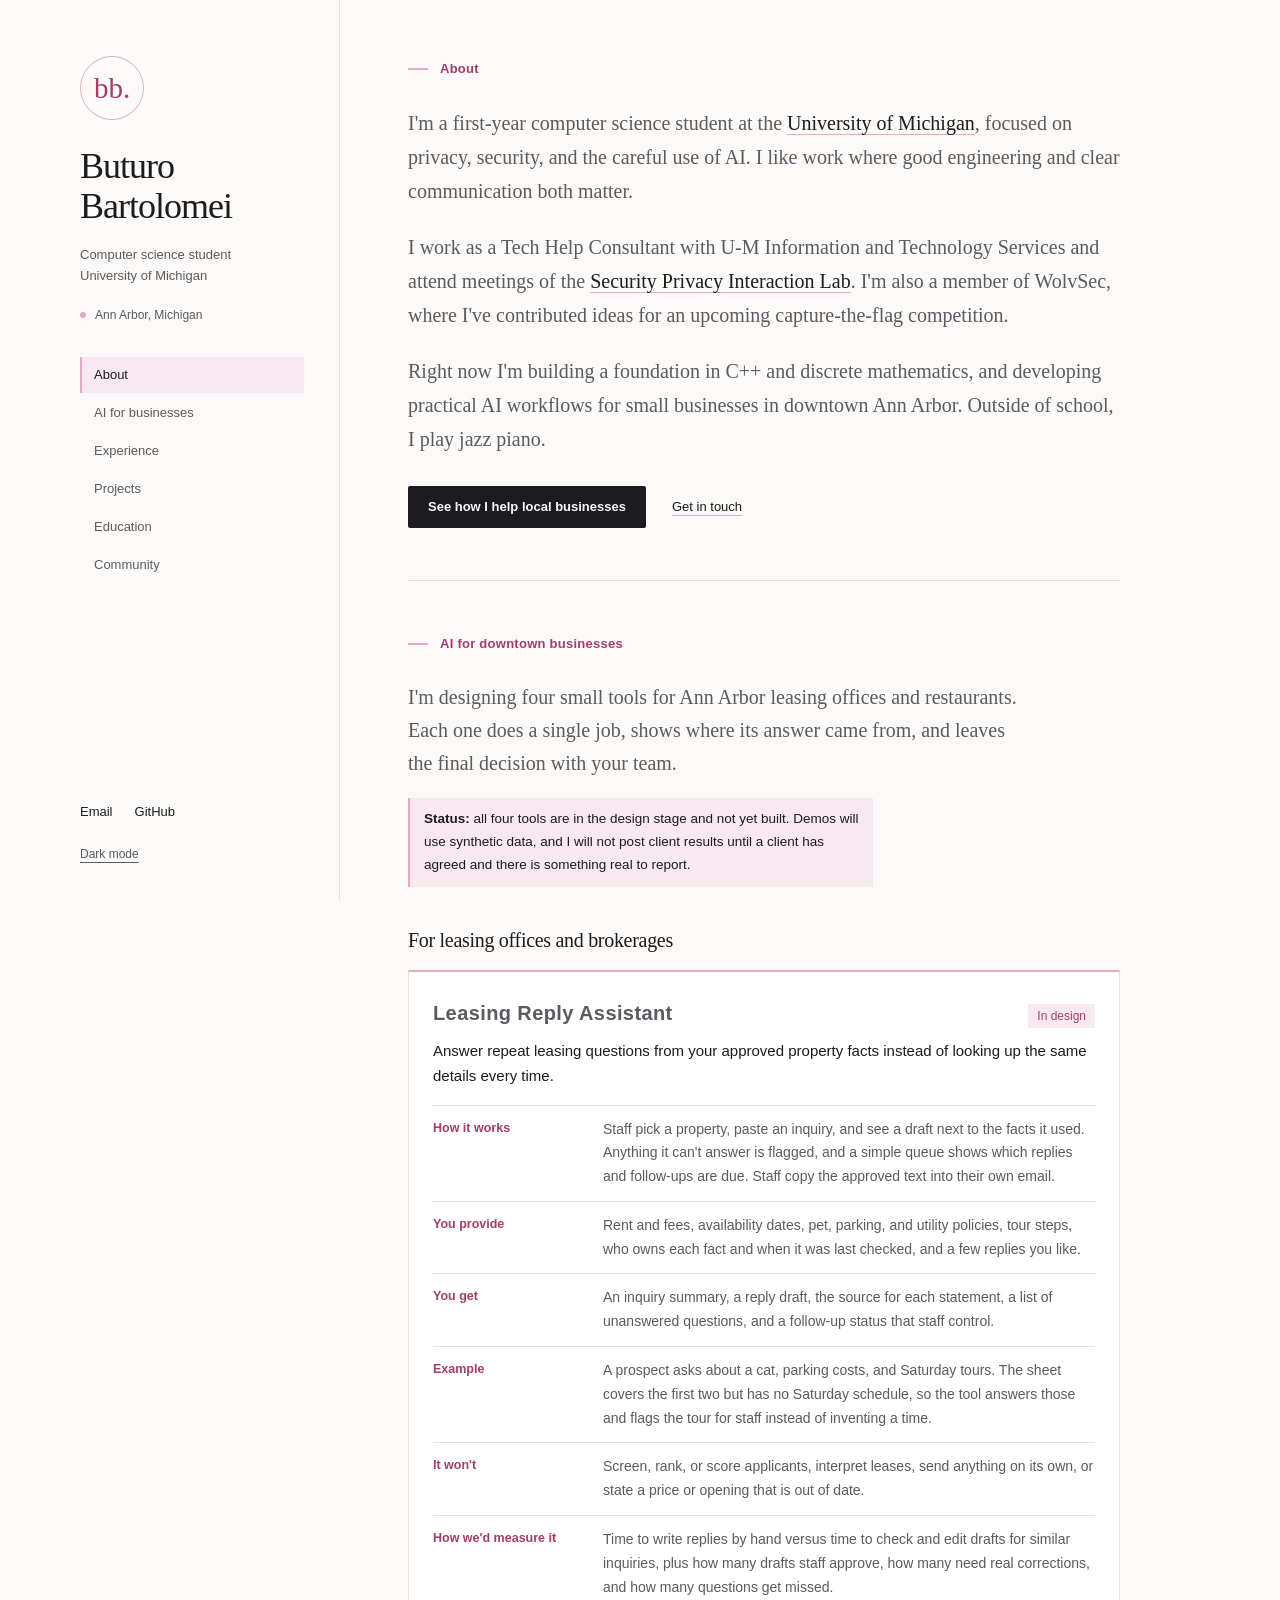
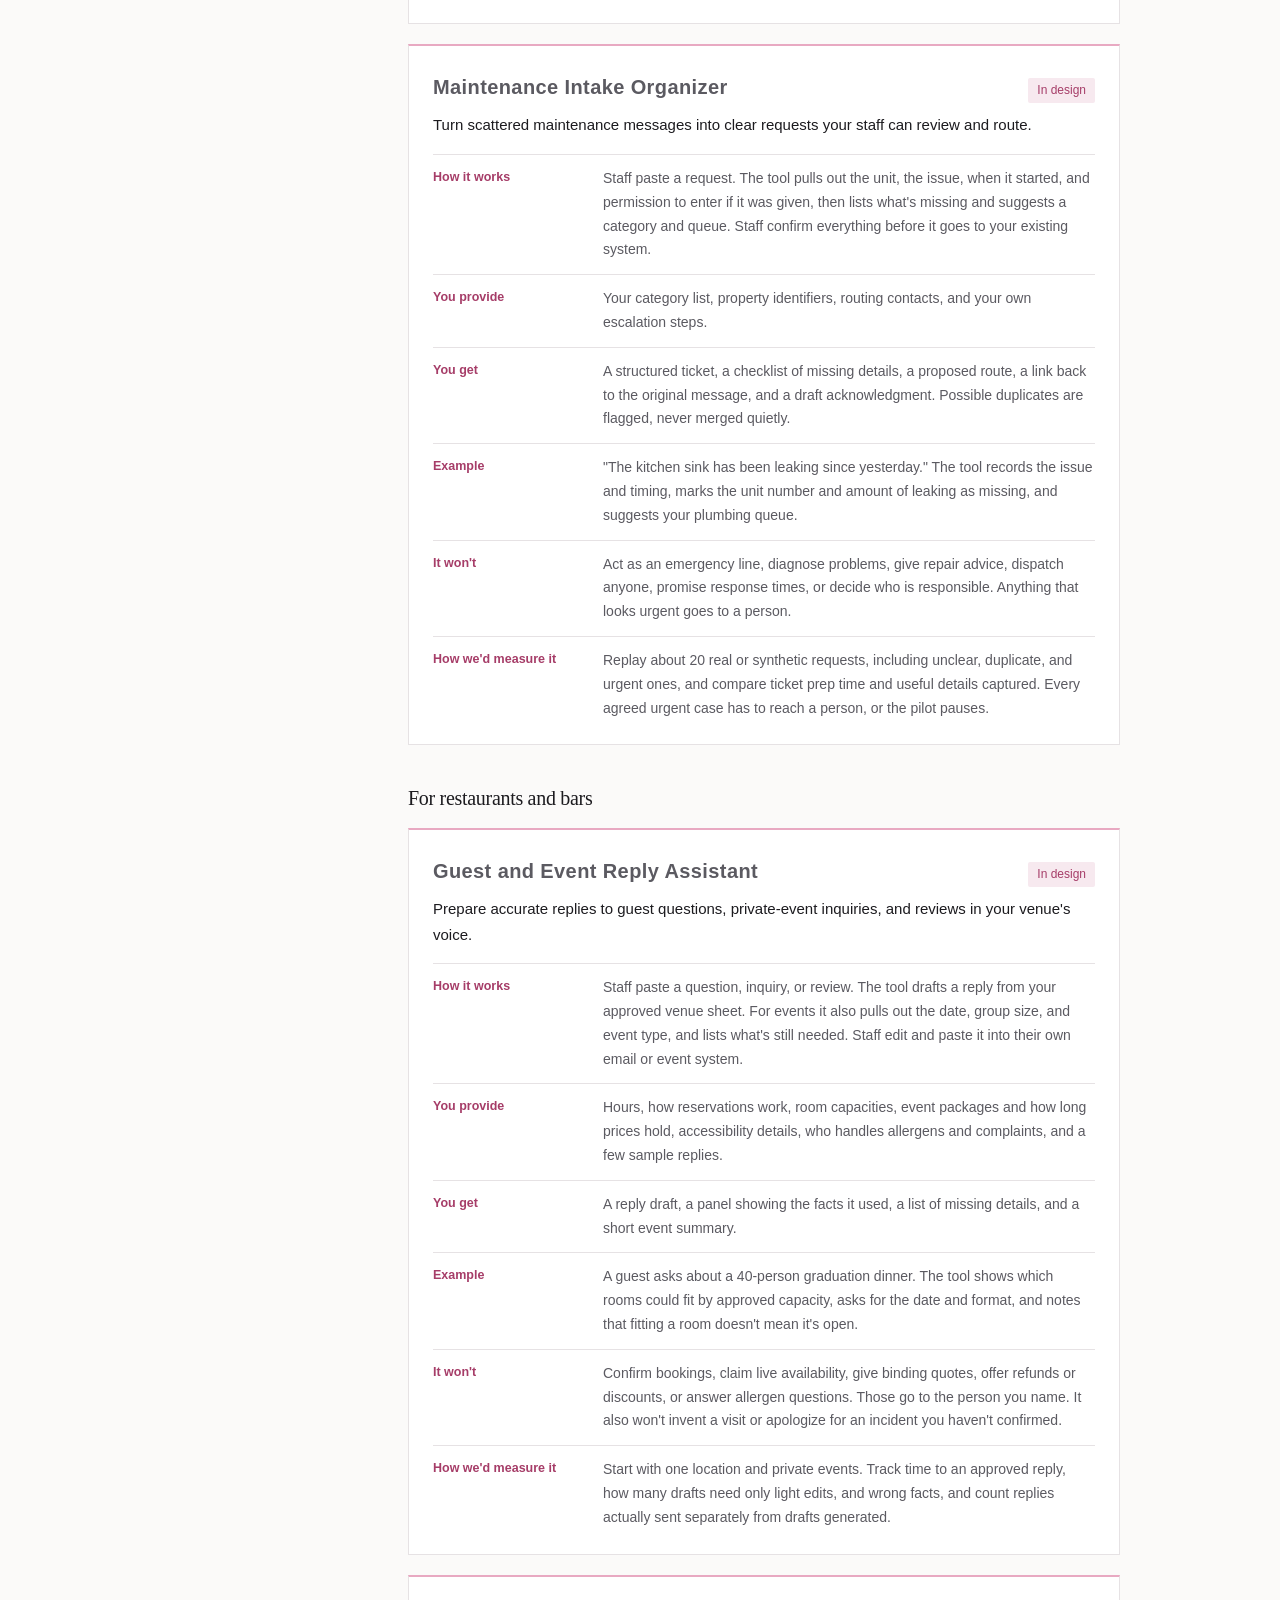
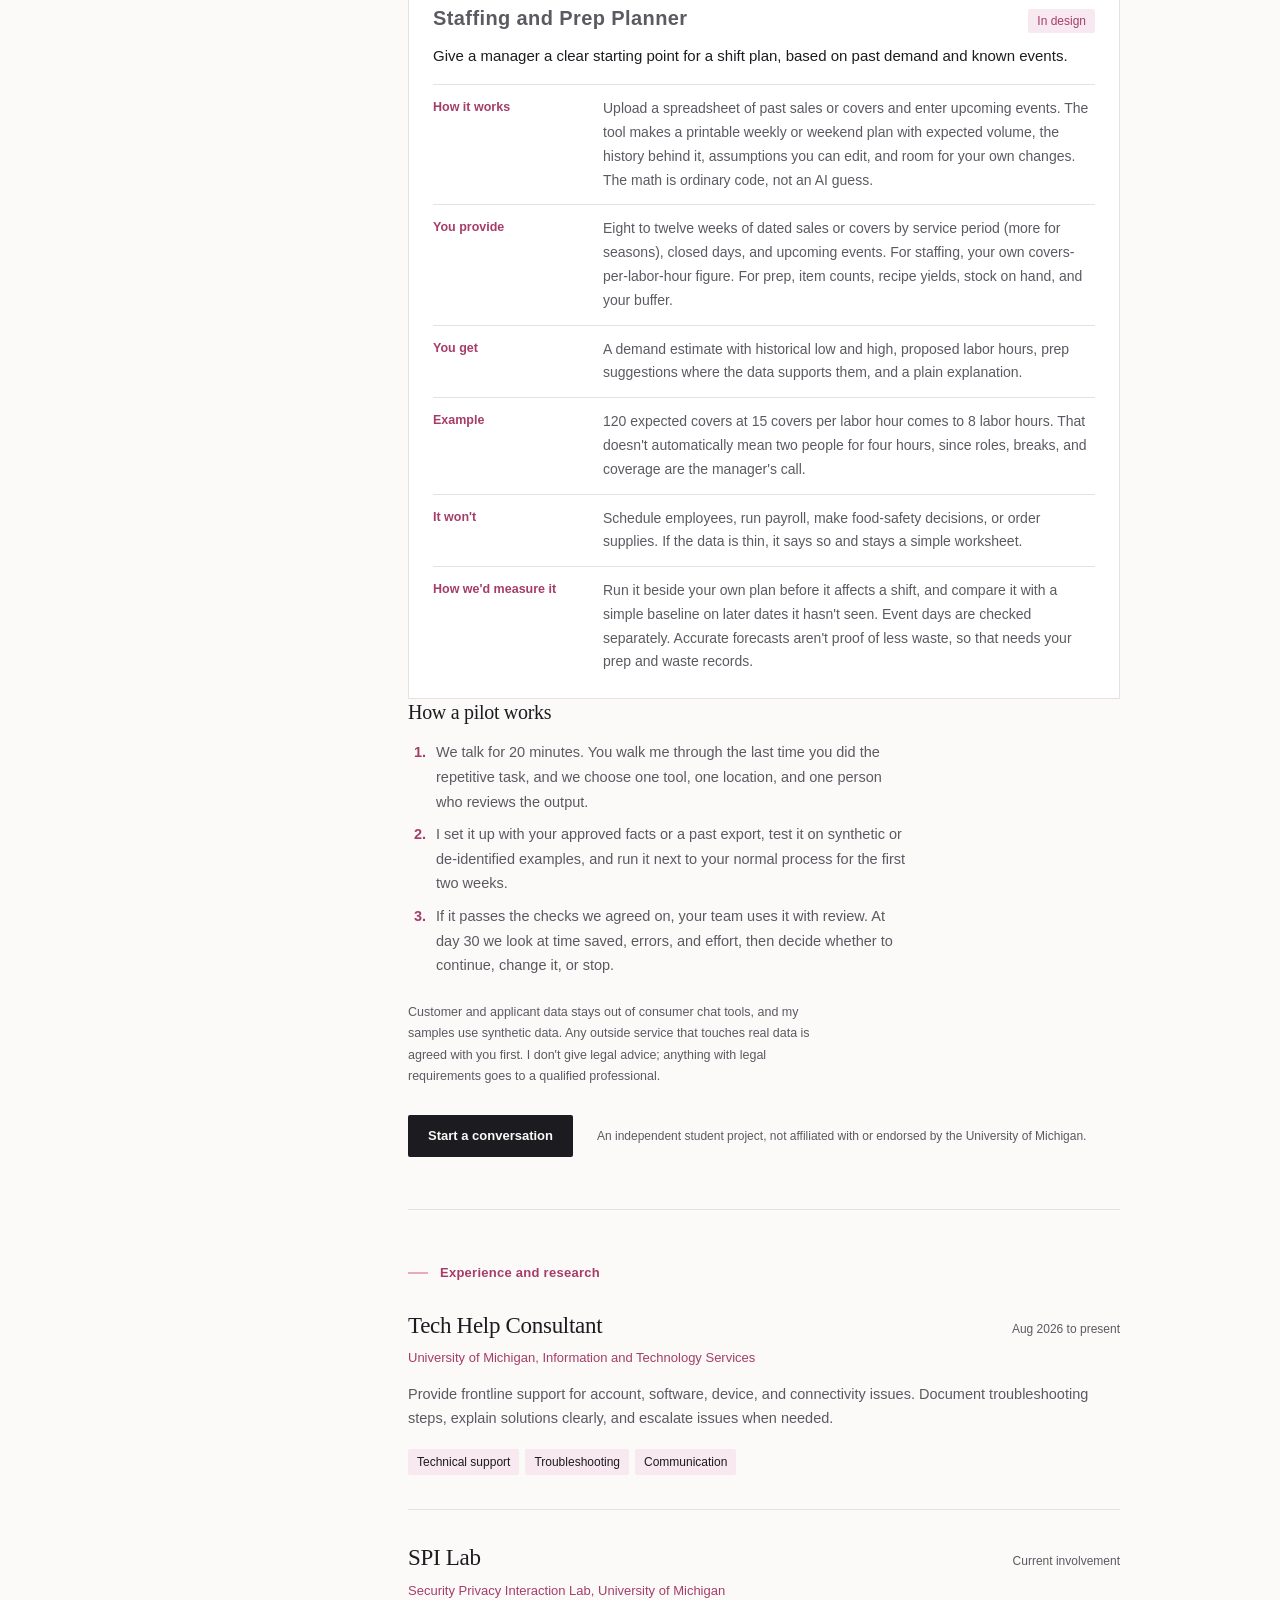
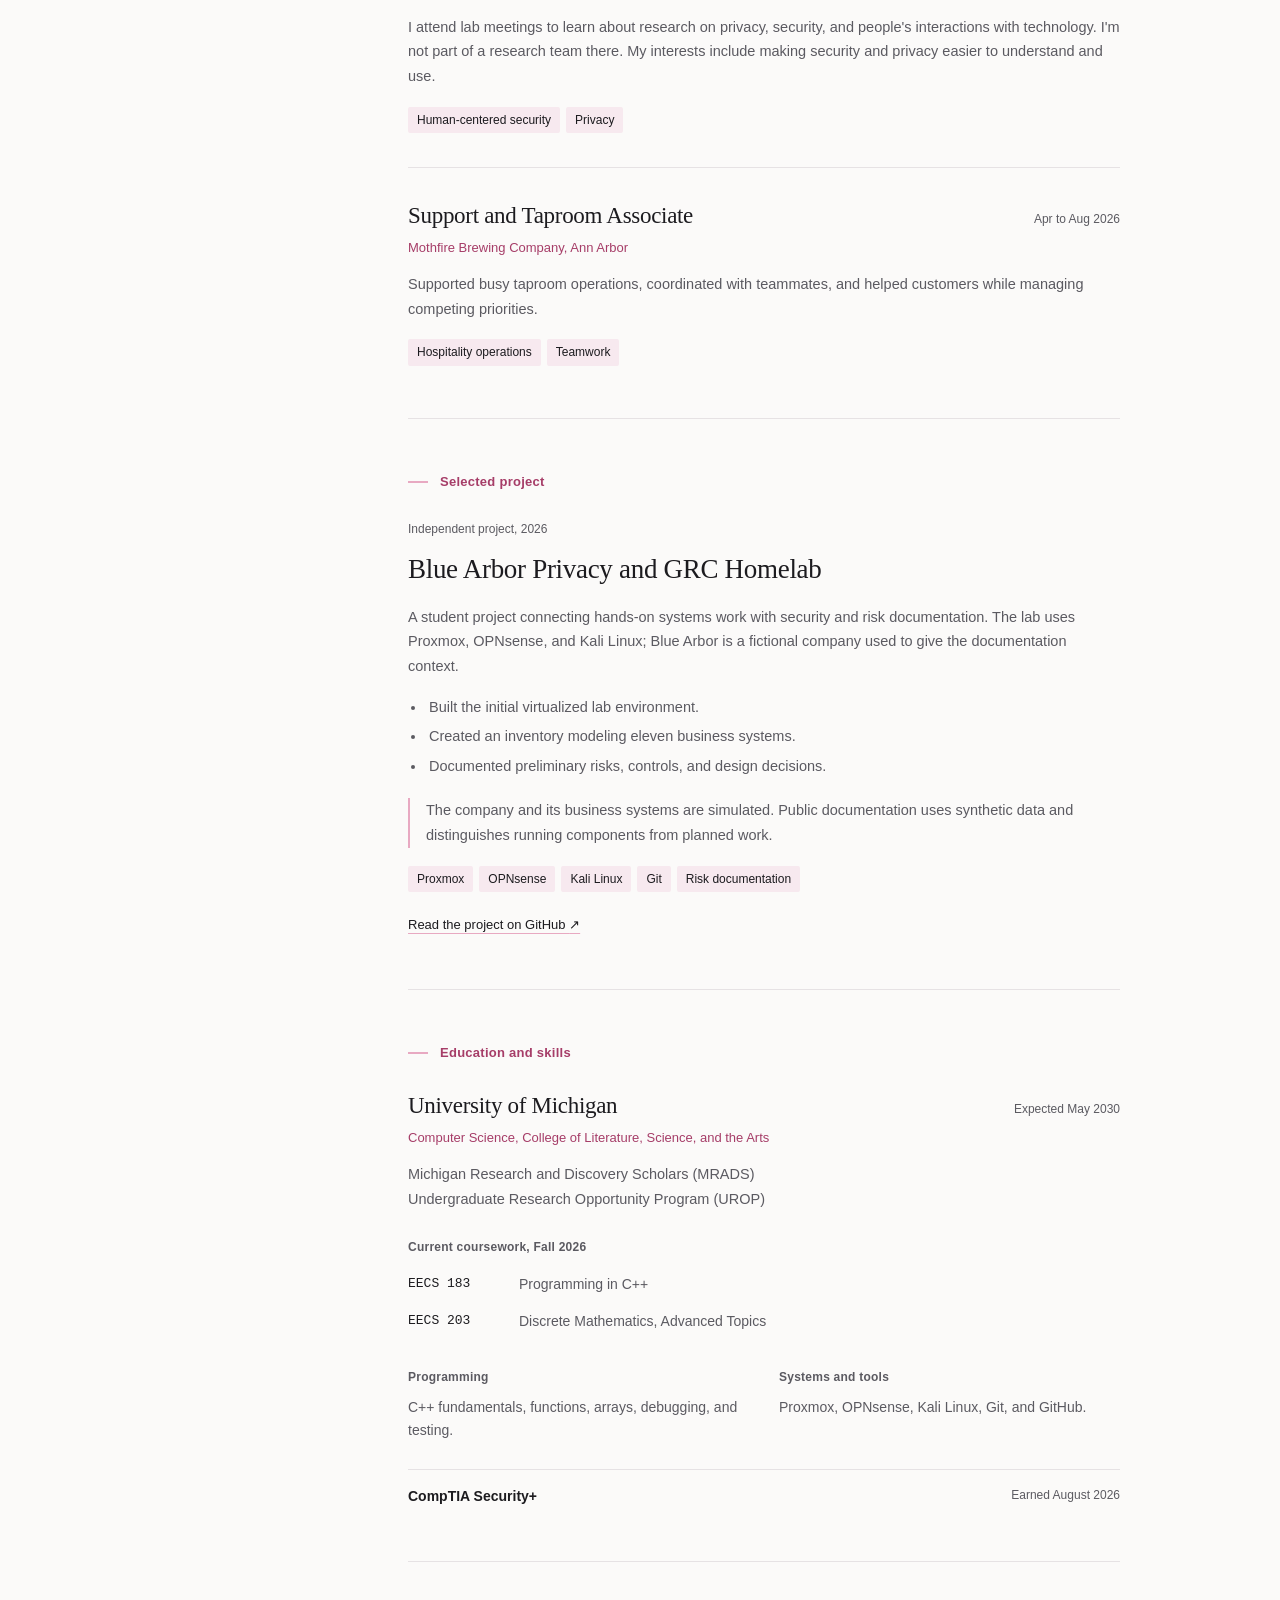
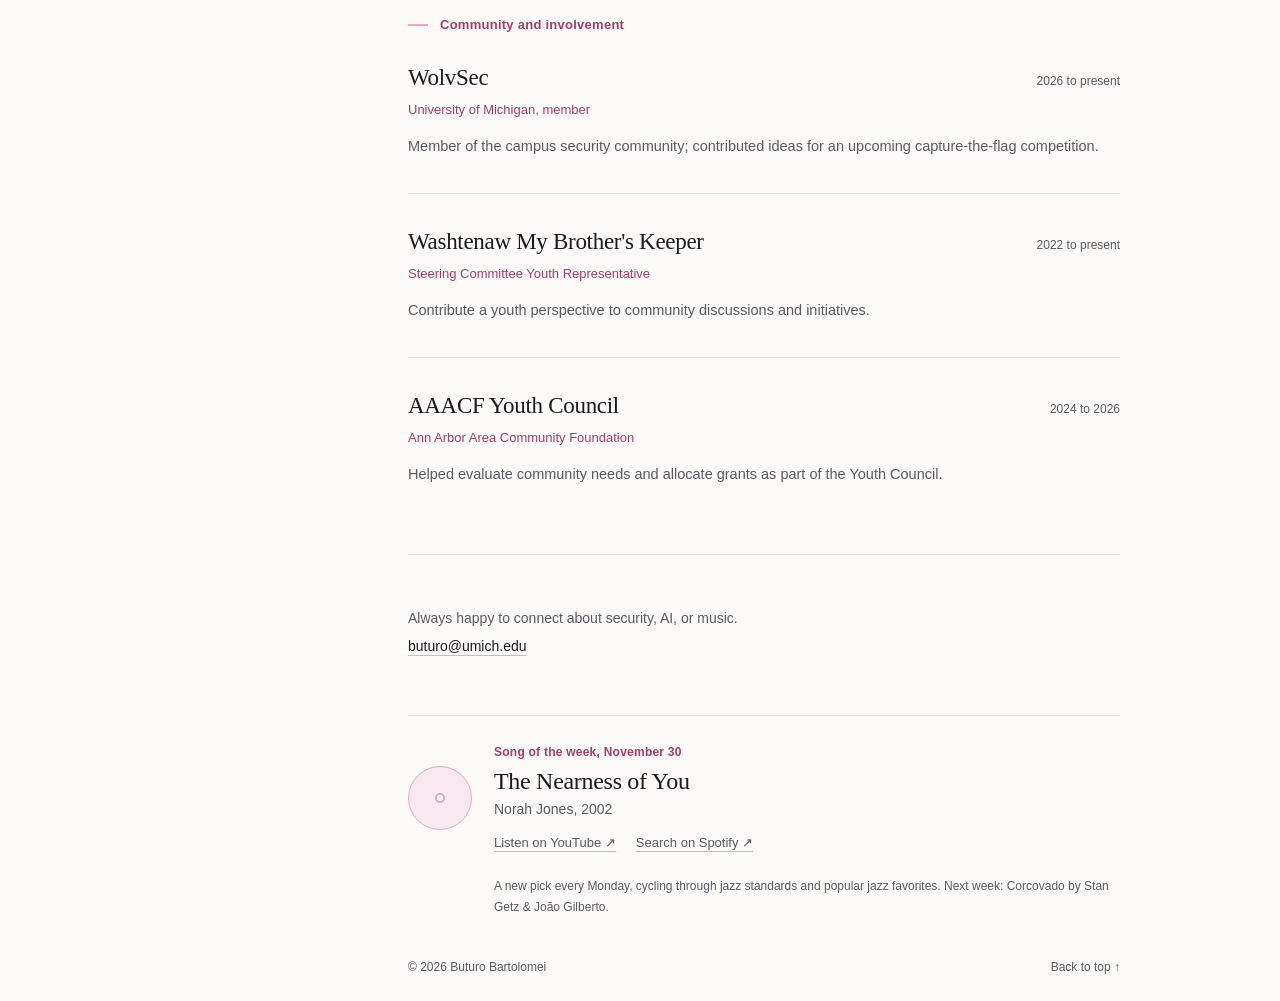
<file: index.html>
<!doctype html>
<html lang="en">
<head>
  <meta charset="utf-8">
  <meta name="viewport" content="width=device-width, initial-scale=1">
  <meta name="description" content="Buturo Bartolomei, University of Michigan computer science student. Practical, privacy-conscious AI workflows for small businesses in downtown Ann Arbor, plus security and research work.">
  <meta name="theme-color" content="#fbfaf9">
  <meta property="og:title" content="Buturo Bartolomei">
  <meta property="og:description" content="Computer science student at the University of Michigan. AI workflow pilots for downtown Ann Arbor leasing offices, restaurants, and bars.">
  <meta property="og:type" content="website">
  <title>Buturo Bartolomei</title>
  <link rel="icon" href="assets/monogram.svg" type="image/svg+xml">
  <link rel="stylesheet" href="assets/portfolio.css">
  <script defer src="assets/portfolio.js"></script>
</head>
<body>
  <a class="skip-link" href="#main">Skip to content</a>
  <div class="layout">
    <header class="sidebar">
      <div>
        <a class="monogram" href="#about" aria-label="Buturo Bartolomei, about">bb.</a>
        <h1><a href="#about">Buturo<br> Bartolomei</a></h1>
        <p class="role">Computer science student<br> University of Michigan</p>
        <p class="location">Ann Arbor, Michigan</p>
        <nav aria-label="Primary navigation">
          <a href="#about" aria-current="location">About</a>
          <a href="#ai-business">AI for businesses</a>
          <a href="#experience">Experience</a>
          <a href="#projects">Projects</a>
          <a href="#education">Education</a>
          <a href="#community">Community</a>
        </nav>
      </div>
      <div class="sidebar-bottom">
        <div class="social-links"><a href="mailto:buturo@umich.edu">Email</a><a href="https://github.com/bkyonce">GitHub</a></div>
        <button id="theme-toggle" type="button" aria-pressed="false" hidden>Dark mode</button>
      </div>
    </header>
    <main id="main" tabindex="-1">
      <section id="about" aria-labelledby="about-title">
        <h2 id="about-title">About</h2>
        <div class="about-copy">
          <p>I'm a first-year computer science student at the <a href="https://umich.edu/">University of Michigan</a>, focused on privacy, security, and the careful use of AI. I like work where good engineering and clear communication both matter.</p>
          <p>I work as a Tech Help Consultant with U-M Information and Technology Services and attend meetings of the <a href="https://spilab.io/">Security Privacy Interaction Lab</a>. I'm also a member of WolvSec, where I've contributed ideas for an upcoming capture-the-flag competition.</p>
          <p>Right now I'm building a foundation in C++ and discrete mathematics, and developing practical AI workflows for small businesses in downtown Ann Arbor. Outside of school, I play jazz piano.</p>
        </div>
        <div class="about-links"><a class="button" href="#ai-business">See how I help local businesses</a><a class="quiet-link" href="mailto:buturo@umich.edu">Get in touch</a></div>
      </section>
      <section id="ai-business" aria-labelledby="ai-title">
        <h2 id="ai-title">AI for downtown businesses</h2>
        <p class="lead">I'm designing four small tools for Ann Arbor leasing offices and restaurants. Each one does a single job, shows where its answer came from, and leaves the final decision with your team.</p>
        <p class="status"><strong>Status:</strong> all four tools are in the design stage and not yet built. Demos will use synthetic data, and I will not post client results until a client has agreed and there is something real to report.</p>

        <h3 class="group-title">For leasing offices and brokerages</h3>
        <div class="tools">
          <article class="tool">
            <div class="tool-head"><h4>Leasing Reply Assistant</h4><span class="badge">In design</span></div>
            <p class="tool-offer">Answer repeat leasing questions from your approved property facts instead of looking up the same details every time.</p>
            <dl class="tool-facts">
              <div><dt>How it works</dt><dd>Staff pick a property, paste an inquiry, and see a draft next to the facts it used. Anything it can't answer is flagged, and a simple queue shows which replies and follow-ups are due. Staff copy the approved text into their own email.</dd></div>
              <div><dt>You provide</dt><dd>Rent and fees, availability dates, pet, parking, and utility policies, tour steps, who owns each fact and when it was last checked, and a few replies you like.</dd></div>
              <div><dt>You get</dt><dd>An inquiry summary, a reply draft, the source for each statement, a list of unanswered questions, and a follow-up status that staff control.</dd></div>
              <div><dt>Example</dt><dd>A prospect asks about a cat, parking costs, and Saturday tours. The sheet covers the first two but has no Saturday schedule, so the tool answers those and flags the tour for staff instead of inventing a time.</dd></div>
              <div><dt>It won't</dt><dd>Screen, rank, or score applicants, interpret leases, send anything on its own, or state a price or opening that is out of date.</dd></div>
              <div><dt>How we'd measure it</dt><dd>Time to write replies by hand versus time to check and edit drafts for similar inquiries, plus how many drafts staff approve, how many need real corrections, and how many questions get missed.</dd></div>
            </dl>
          </article>
          <article class="tool">
            <div class="tool-head"><h4>Maintenance Intake Organizer</h4><span class="badge">In design</span></div>
            <p class="tool-offer">Turn scattered maintenance messages into clear requests your staff can review and route.</p>
            <dl class="tool-facts">
              <div><dt>How it works</dt><dd>Staff paste a request. The tool pulls out the unit, the issue, when it started, and permission to enter if it was given, then lists what's missing and suggests a category and queue. Staff confirm everything before it goes to your existing system.</dd></div>
              <div><dt>You provide</dt><dd>Your category list, property identifiers, routing contacts, and your own escalation steps.</dd></div>
              <div><dt>You get</dt><dd>A structured ticket, a checklist of missing details, a proposed route, a link back to the original message, and a draft acknowledgment. Possible duplicates are flagged, never merged quietly.</dd></div>
              <div><dt>Example</dt><dd>"The kitchen sink has been leaking since yesterday." The tool records the issue and timing, marks the unit number and amount of leaking as missing, and suggests your plumbing queue.</dd></div>
              <div><dt>It won't</dt><dd>Act as an emergency line, diagnose problems, give repair advice, dispatch anyone, promise response times, or decide who is responsible. Anything that looks urgent goes to a person.</dd></div>
              <div><dt>How we'd measure it</dt><dd>Replay about 20 real or synthetic requests, including unclear, duplicate, and urgent ones, and compare ticket prep time and useful details captured. Every agreed urgent case has to reach a person, or the pilot pauses.</dd></div>
            </dl>
          </article>
        </div>

        <h3 class="group-title">For restaurants and bars</h3>
        <div class="tools">
          <article class="tool">
            <div class="tool-head"><h4>Guest and Event Reply Assistant</h4><span class="badge">In design</span></div>
            <p class="tool-offer">Prepare accurate replies to guest questions, private-event inquiries, and reviews in your venue's voice.</p>
            <dl class="tool-facts">
              <div><dt>How it works</dt><dd>Staff paste a question, inquiry, or review. The tool drafts a reply from your approved venue sheet. For events it also pulls out the date, group size, and event type, and lists what's still needed. Staff edit and paste it into their own email or event system.</dd></div>
              <div><dt>You provide</dt><dd>Hours, how reservations work, room capacities, event packages and how long prices hold, accessibility details, who handles allergens and complaints, and a few sample replies.</dd></div>
              <div><dt>You get</dt><dd>A reply draft, a panel showing the facts it used, a list of missing details, and a short event summary.</dd></div>
              <div><dt>Example</dt><dd>A guest asks about a 40-person graduation dinner. The tool shows which rooms could fit by approved capacity, asks for the date and format, and notes that fitting a room doesn't mean it's open.</dd></div>
              <div><dt>It won't</dt><dd>Confirm bookings, claim live availability, give binding quotes, offer refunds or discounts, or answer allergen questions. Those go to the person you name. It also won't invent a visit or apologize for an incident you haven't confirmed.</dd></div>
              <div><dt>How we'd measure it</dt><dd>Start with one location and private events. Track time to an approved reply, how many drafts need only light edits, and wrong facts, and count replies actually sent separately from drafts generated.</dd></div>
            </dl>
          </article>
          <article class="tool">
            <div class="tool-head"><h4>Staffing and Prep Planner</h4><span class="badge">In design</span></div>
            <p class="tool-offer">Give a manager a clear starting point for a shift plan, based on past demand and known events.</p>
            <dl class="tool-facts">
              <div><dt>How it works</dt><dd>Upload a spreadsheet of past sales or covers and enter upcoming events. The tool makes a printable weekly or weekend plan with expected volume, the history behind it, assumptions you can edit, and room for your own changes. The math is ordinary code, not an AI guess.</dd></div>
              <div><dt>You provide</dt><dd>Eight to twelve weeks of dated sales or covers by service period (more for seasons), closed days, and upcoming events. For staffing, your own covers-per-labor-hour figure. For prep, item counts, recipe yields, stock on hand, and your buffer.</dd></div>
              <div><dt>You get</dt><dd>A demand estimate with historical low and high, proposed labor hours, prep suggestions where the data supports them, and a plain explanation.</dd></div>
              <div><dt>Example</dt><dd>120 expected covers at 15 covers per labor hour comes to 8 labor hours. That doesn't automatically mean two people for four hours, since roles, breaks, and coverage are the manager's call.</dd></div>
              <div><dt>It won't</dt><dd>Schedule employees, run payroll, make food-safety decisions, or order supplies. If the data is thin, it says so and stays a simple worksheet.</dd></div>
              <div><dt>How we'd measure it</dt><dd>Run it beside your own plan before it affects a shift, and compare it with a simple baseline on later dates it hasn't seen. Event days are checked separately. Accurate forecasts aren't proof of less waste, so that needs your prep and waste records.</dd></div>
            </dl>
          </article>
        </div>

        <h3 class="steps-title">How a pilot works</h3>
        <ol class="steps">
          <li>We talk for 20 minutes. You walk me through the last time you did the repetitive task, and we choose one tool, one location, and one person who reviews the output.</li>
          <li>I set it up with your approved facts or a past export, test it on synthetic or de-identified examples, and run it next to your normal process for the first two weeks.</li>
          <li>If it passes the checks we agreed on, your team uses it with review. At day 30 we look at time saved, errors, and effort, then decide whether to continue, change it, or stop.</li>
        </ol>
        <p class="fine-print">Customer and applicant data stays out of consumer chat tools, and my samples use synthetic data. Any outside service that touches real data is agreed with you first. I don't give legal advice; anything with legal requirements goes to a qualified professional.</p>
        <div class="cta-row">
          <a class="button" href="mailto:buturo@umich.edu?subject=AI%20pilot%20inquiry">Start a conversation</a>
          <p class="disclaimer">An independent student project, not affiliated with or endorsed by the University of Michigan.</p>
        </div>
      </section>
      <section id="experience" aria-labelledby="experience-title">
        <h2 id="experience-title">Experience and research</h2>
        <article class="entry">
          <div class="entry-heading"><h3>Tech Help Consultant</h3><p class="date">Aug 2026 to present</p></div>
          <p class="organization">University of Michigan, Information and Technology Services</p>
          <p>Provide frontline support for account, software, device, and connectivity issues. Document troubleshooting steps, explain solutions clearly, and escalate issues when needed.</p>
          <ul class="tags" aria-label="Areas of work"><li>Technical support</li><li>Troubleshooting</li><li>Communication</li></ul>
        </article>
        <article class="entry">
          <div class="entry-heading"><h3>SPI Lab</h3><p class="date">Current involvement</p></div>
          <p class="organization"><a href="https://spilab.io/">Security Privacy Interaction Lab</a>, University of Michigan</p>
          <p>I attend lab meetings to learn about research on privacy, security, and people's interactions with technology. I'm not part of a research team there. My interests include making security and privacy easier to understand and use.</p>
          <ul class="tags" aria-label="Interests"><li>Human-centered security</li><li>Privacy</li></ul>
        </article>
        <article class="entry">
          <div class="entry-heading"><h3>Support and Taproom Associate</h3><p class="date">Apr to Aug 2026</p></div>
          <p class="organization">Mothfire Brewing Company, Ann Arbor</p>
          <p>Supported busy taproom operations, coordinated with teammates, and helped customers while managing competing priorities.</p>
          <ul class="tags" aria-label="Areas of work"><li>Hospitality operations</li><li>Teamwork</li></ul>
        </article>
      </section>
      <section id="projects" aria-labelledby="projects-title">
        <h2 id="projects-title">Selected project</h2>
        <article class="entry project">
          <p class="project-kicker">Independent project, 2026</p>
          <h3>Blue Arbor Privacy and GRC Homelab</h3>
          <p>A student project connecting hands-on systems work with security and risk documentation. The lab uses Proxmox, OPNsense, and Kali Linux; Blue Arbor is a fictional company used to give the documentation context.</p>
          <ul class="project-points"><li>Built the initial virtualized lab environment.</li><li>Created an inventory modeling eleven business systems.</li><li>Documented preliminary risks, controls, and design decisions.</li></ul>
          <p class="project-note">The company and its business systems are simulated. Public documentation uses synthetic data and distinguishes running components from planned work.</p>
          <ul class="tags" aria-label="Project tools"><li>Proxmox</li><li>OPNsense</li><li>Kali Linux</li><li>Git</li><li>Risk documentation</li></ul>
          <a class="project-link" href="https://github.com/bkyonce/privacy-grc-homelab">Read the project on GitHub <span aria-hidden="true">↗</span></a>
        </article>
      </section>
      <section id="education" aria-labelledby="education-title">
        <h2 id="education-title">Education and skills</h2>
        <article class="entry">
          <div class="entry-heading"><h3>University of Michigan</h3><p class="date">Expected May 2030</p></div>
          <p class="organization">Computer Science, College of Literature, Science, and the Arts</p>
          <p>Michigan Research and Discovery Scholars (MRADS)<br>Undergraduate Research Opportunity Program (UROP)</p>
          <div class="coursework"><h4>Current coursework, Fall 2026</h4><dl><div><dt>EECS 183</dt><dd>Programming in C++</dd></div><div><dt>EECS 203</dt><dd>Discrete Mathematics, Advanced Topics</dd></div></dl></div>
          <div class="skills-grid"><div><h4>Programming</h4><p>C++ fundamentals, functions, arrays, debugging, and testing.</p></div><div><h4>Systems and tools</h4><p>Proxmox, OPNsense, Kali Linux, Git, and GitHub.</p></div></div>
          <div class="certification"><strong>CompTIA Security+</strong><span>Earned August 2026</span></div>
        </article>
      </section>
      <section id="community" aria-labelledby="community-title">
        <h2 id="community-title">Community and involvement</h2>
        <article class="entry"><div class="entry-heading"><h3>WolvSec</h3><p class="date">2026 to present</p></div><p class="organization">University of Michigan, member</p><p>Member of the campus security community; contributed ideas for an upcoming capture-the-flag competition.</p></article>
        <article class="entry"><div class="entry-heading"><h3>Washtenaw My Brother's Keeper</h3><p class="date">2022 to present</p></div><p class="organization">Steering Committee Youth Representative</p><p>Contribute a youth perspective to community discussions and initiatives.</p></article>
        <article class="entry"><div class="entry-heading"><h3>AAACF Youth Council</h3><p class="date">2024 to 2026</p></div><p class="organization">Ann Arbor Area Community Foundation</p><p>Helped evaluate community needs and allocate grants as part of the Youth Council.</p></article>
      </section>
      <footer>
        <p>Always happy to connect about security, AI, or music.</p>
        <a href="mailto:buturo@umich.edu">buturo@umich.edu</a>
        <div class="song" id="song" aria-labelledby="song-week">
          <div class="record" aria-hidden="true"></div>
          <div>
            <h4 id="song-week">Song of the week</h4>
            <p class="song-title" id="song-title">My Funny Valentine</p>
            <p class="song-artist" id="song-artist">Chet Baker</p>
            <p class="song-links">
              <a id="song-youtube" href="https://www.youtube.com/results?search_query=My%20Funny%20Valentine%20Chet%20Baker" target="_blank" rel="noopener noreferrer">Listen on YouTube <span aria-hidden="true">↗</span></a>
              <a id="song-spotify" href="https://open.spotify.com/search/My%20Funny%20Valentine%20Chet%20Baker" target="_blank" rel="noopener noreferrer">Search on Spotify <span aria-hidden="true">↗</span></a>
            </p>
          </div>
          <p class="song-note">A new pick every Monday, cycling through jazz standards and popular jazz favorites. <span id="song-next">Next week: Peace Piece by Bill Evans.</span></p>
        </div>
        <div class="footer-meta"><span>© <span id="year">2026</span> Buturo Bartolomei</span><a href="#about">Back to top ↑</a></div>
      </footer>
    </main>
  </div>
</body>
</html>
</file>
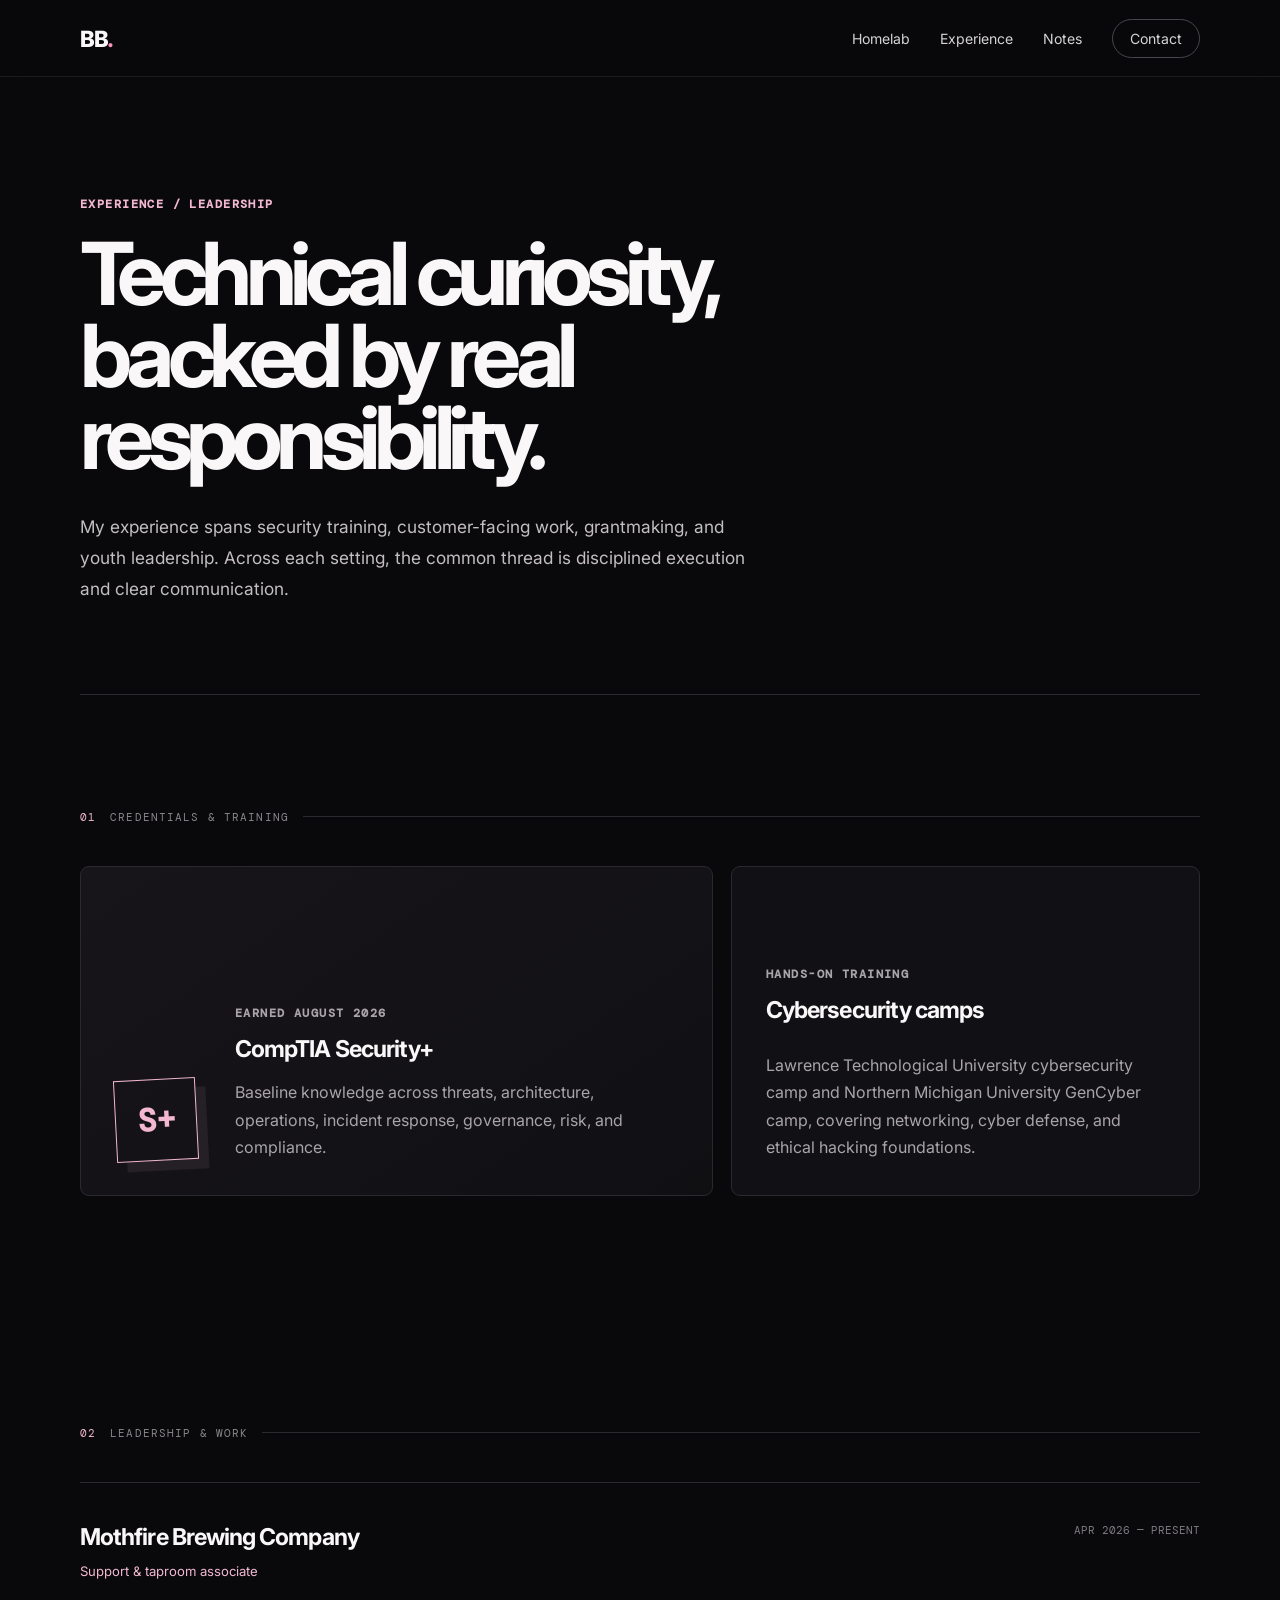
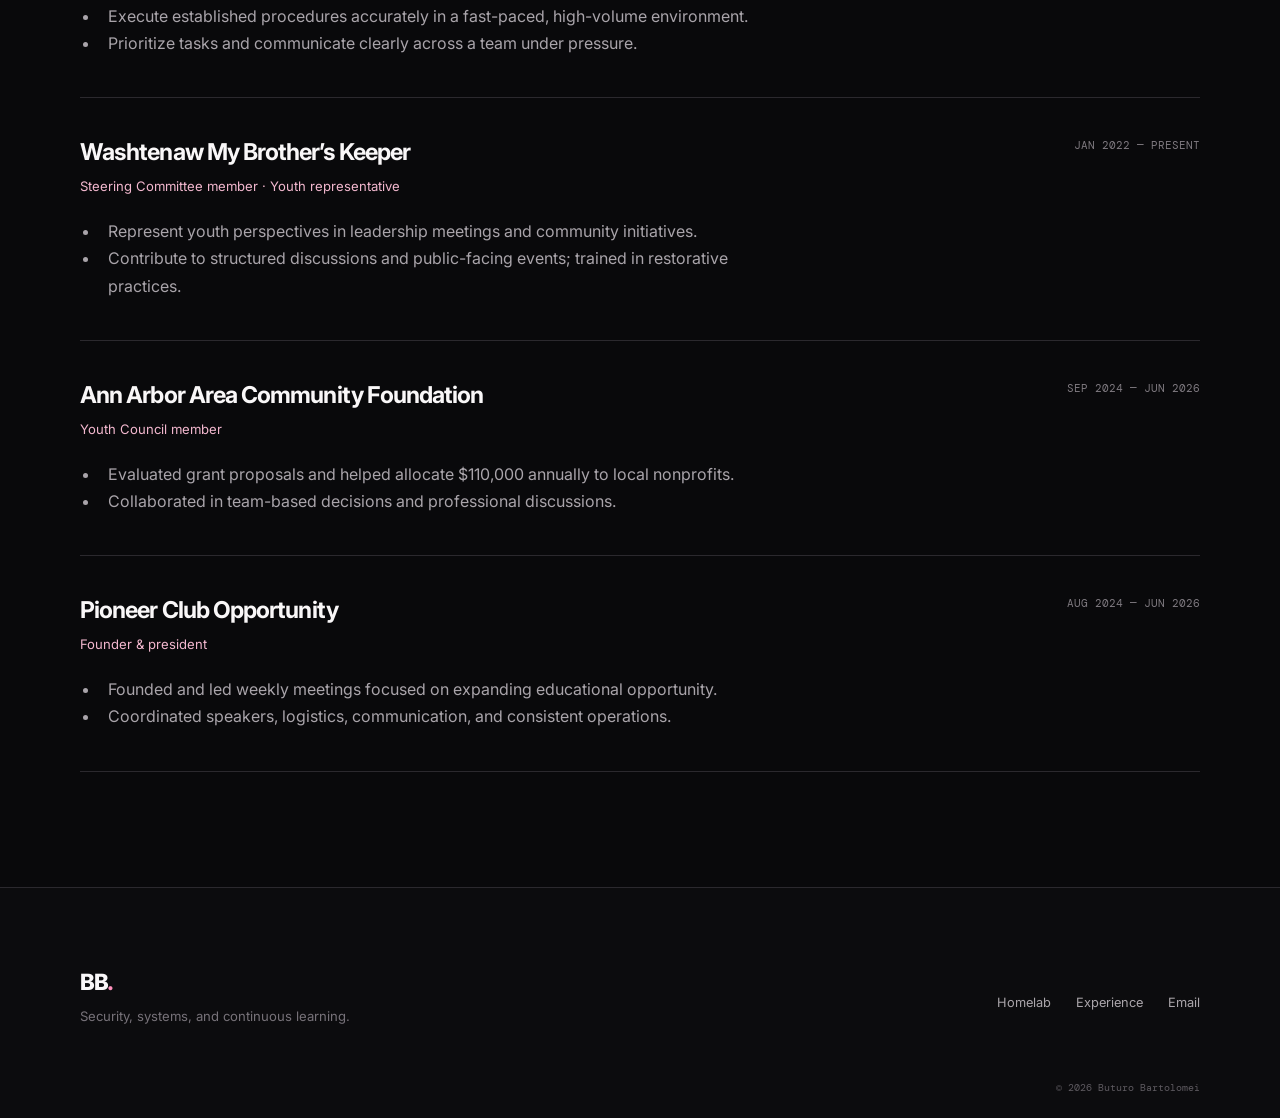
<file: experience/index.html>
<!doctype html>
<html lang="en">
<head><meta charset="utf-8"><meta name="viewport" content="width=device-width,initial-scale=1"><meta name="description" content="Security training, leadership, and work experience from Buturo Bartolomei."><meta name="theme-color" content="#09090b"><title>Experience | Buturo Bartolomei</title><link rel="icon" href="../assets/favicon.svg" type="image/svg+xml"><link rel="stylesheet" href="../assets/css/styles.css"><script defer src="../assets/js/main.js"></script></head>
<body>
  <header class="site-header"><div class="shell nav-wrap"><a class="brand" href="../" aria-label="Buturo Bartolomei home">BB<span>.</span></a><nav aria-label="Main navigation"><a href="../homelab/">Homelab</a><a href="./">Experience</a><a href="../notes/">Notes</a><a class="nav-contact" href="mailto:buturo@umich.edu">Contact</a></nav></div></header>
  <main>
    <section class="page-hero shell"><p class="eyebrow">Experience / Leadership</p><h1>Technical curiosity, backed by real responsibility.</h1><p>My experience spans security training, customer-facing work, grantmaking, and youth leadership. Across each setting, the common thread is disciplined execution and clear communication.</p></section>
    <section class="section shell"><div class="section-label"><span>01</span><p>Credentials &amp; training</p><i></i></div><div class="credential-grid">
      <article class="credential featured"><div class="cert-mark">S+</div><div><p class="eyebrow">Earned August 2026</p><h2>CompTIA Security+</h2><p>Baseline knowledge across threats, architecture, operations, incident response, governance, risk, and compliance.</p></div></article>
      <article class="credential"><p class="eyebrow">Hands-on training</p><h2>Cybersecurity camps</h2><p>Lawrence Technological University cybersecurity camp and Northern Michigan University GenCyber camp, covering networking, cyber defense, and ethical hacking foundations.</p></article>
    </div></section>
    <section class="section shell"><div class="section-label"><span>02</span><p>Leadership &amp; work</p><i></i></div><div class="experience-list">
      <article><div class="experience-heading"><div><h2>Mothfire Brewing Company</h2><p>Support &amp; taproom associate</p></div><time>Apr 2026 — Present</time></div><ul><li>Execute established procedures accurately in a fast-paced, high-volume environment.</li><li>Prioritize tasks and communicate clearly across a team under pressure.</li></ul></article>
      <article><div class="experience-heading"><div><h2>Washtenaw My Brother’s Keeper</h2><p>Steering Committee member · Youth representative</p></div><time>Jan 2022 — Present</time></div><ul><li>Represent youth perspectives in leadership meetings and community initiatives.</li><li>Contribute to structured discussions and public-facing events; trained in restorative practices.</li></ul></article>
      <article><div class="experience-heading"><div><h2>Ann Arbor Area Community Foundation</h2><p>Youth Council member</p></div><time>Sep 2024 — Jun 2026</time></div><ul><li>Evaluated grant proposals and helped allocate $110,000 annually to local nonprofits.</li><li>Collaborated in team-based decisions and professional discussions.</li></ul></article>
      <article><div class="experience-heading"><div><h2>Pioneer Club Opportunity</h2><p>Founder &amp; president</p></div><time>Aug 2024 — Jun 2026</time></div><ul><li>Founded and led weekly meetings focused on expanding educational opportunity.</li><li>Coordinated speakers, logistics, communication, and consistent operations.</li></ul></article>
    </div></section>
  </main>
  <footer class="site-footer"><div class="shell footer-inner"><div><a class="brand" href="../">BB<span>.</span></a><p>Security, systems, and continuous learning.</p></div><div class="footer-links"><a href="../homelab/">Homelab</a><a href="./">Experience</a><a href="mailto:buturo@umich.edu">Email</a></div><p class="copyright">© <span data-current-year>2026</span> Buturo Bartolomei</p></div></footer>
</body></html>
</file>
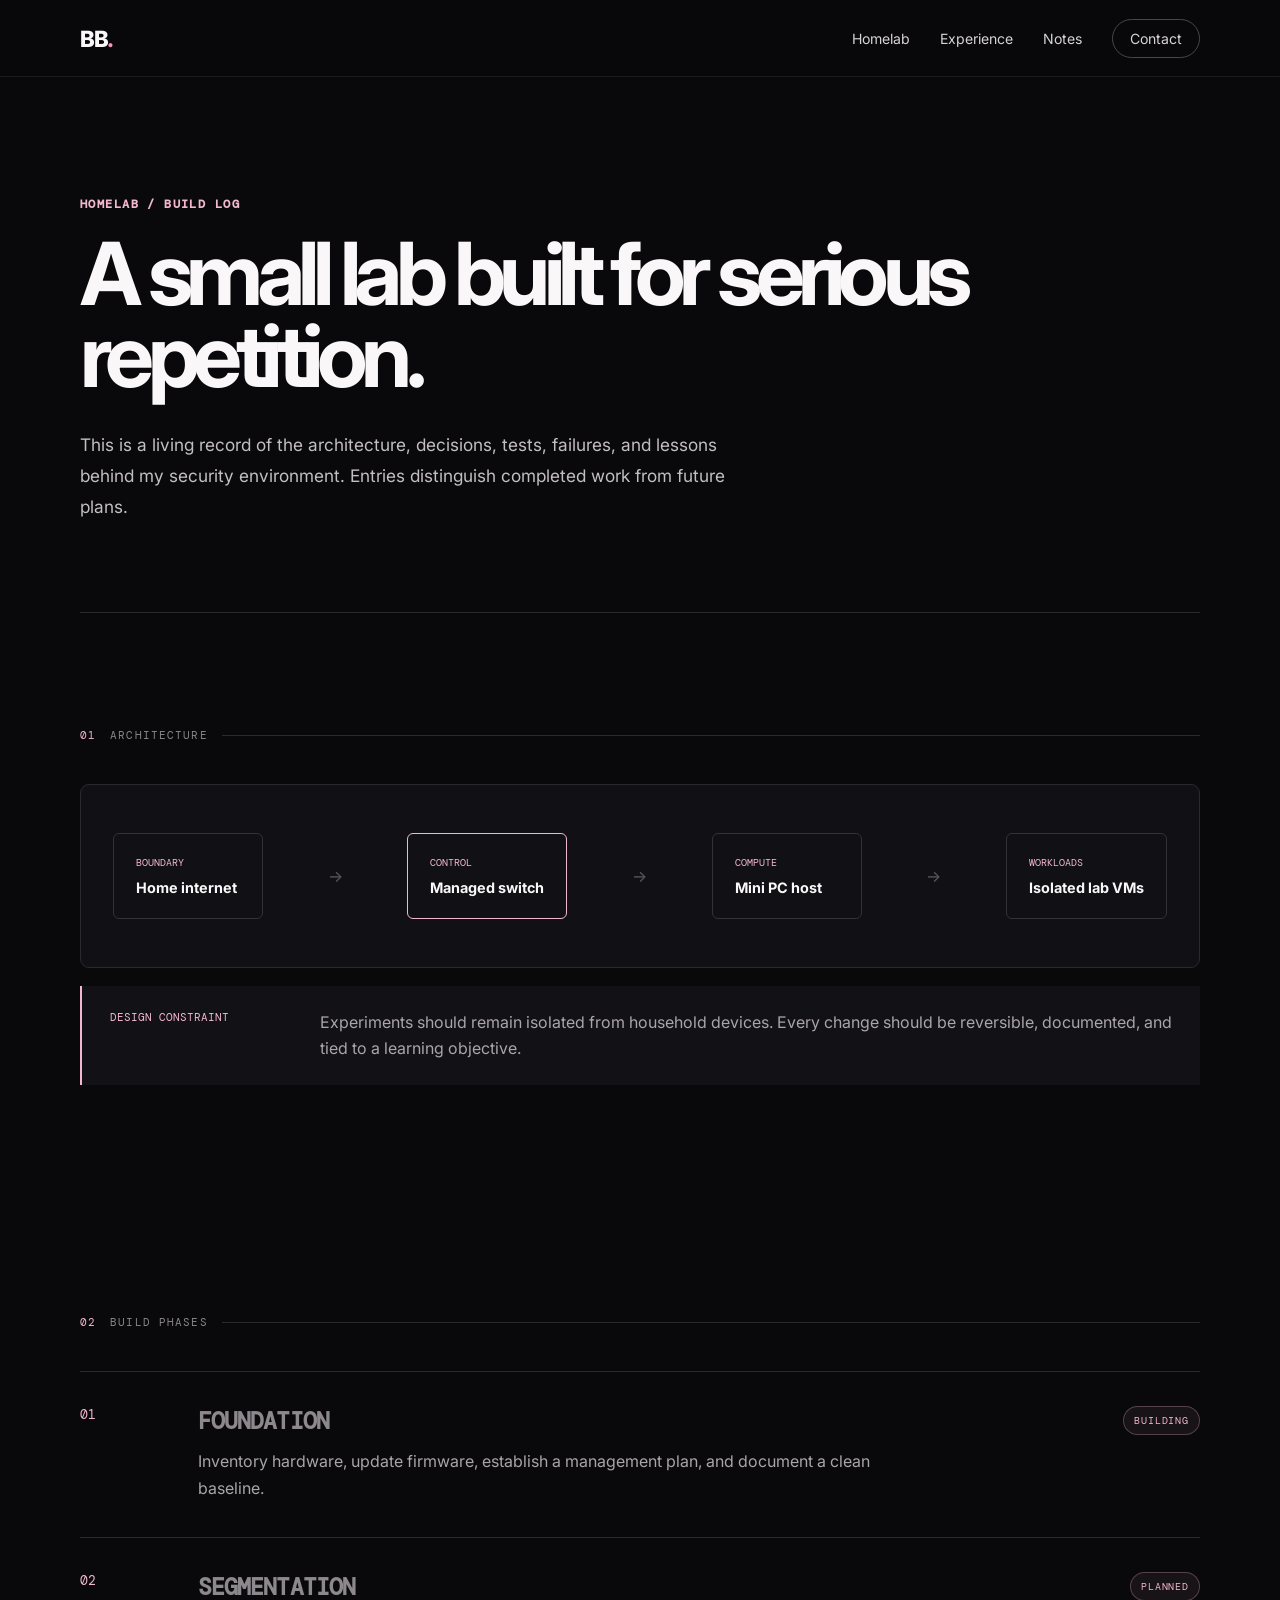
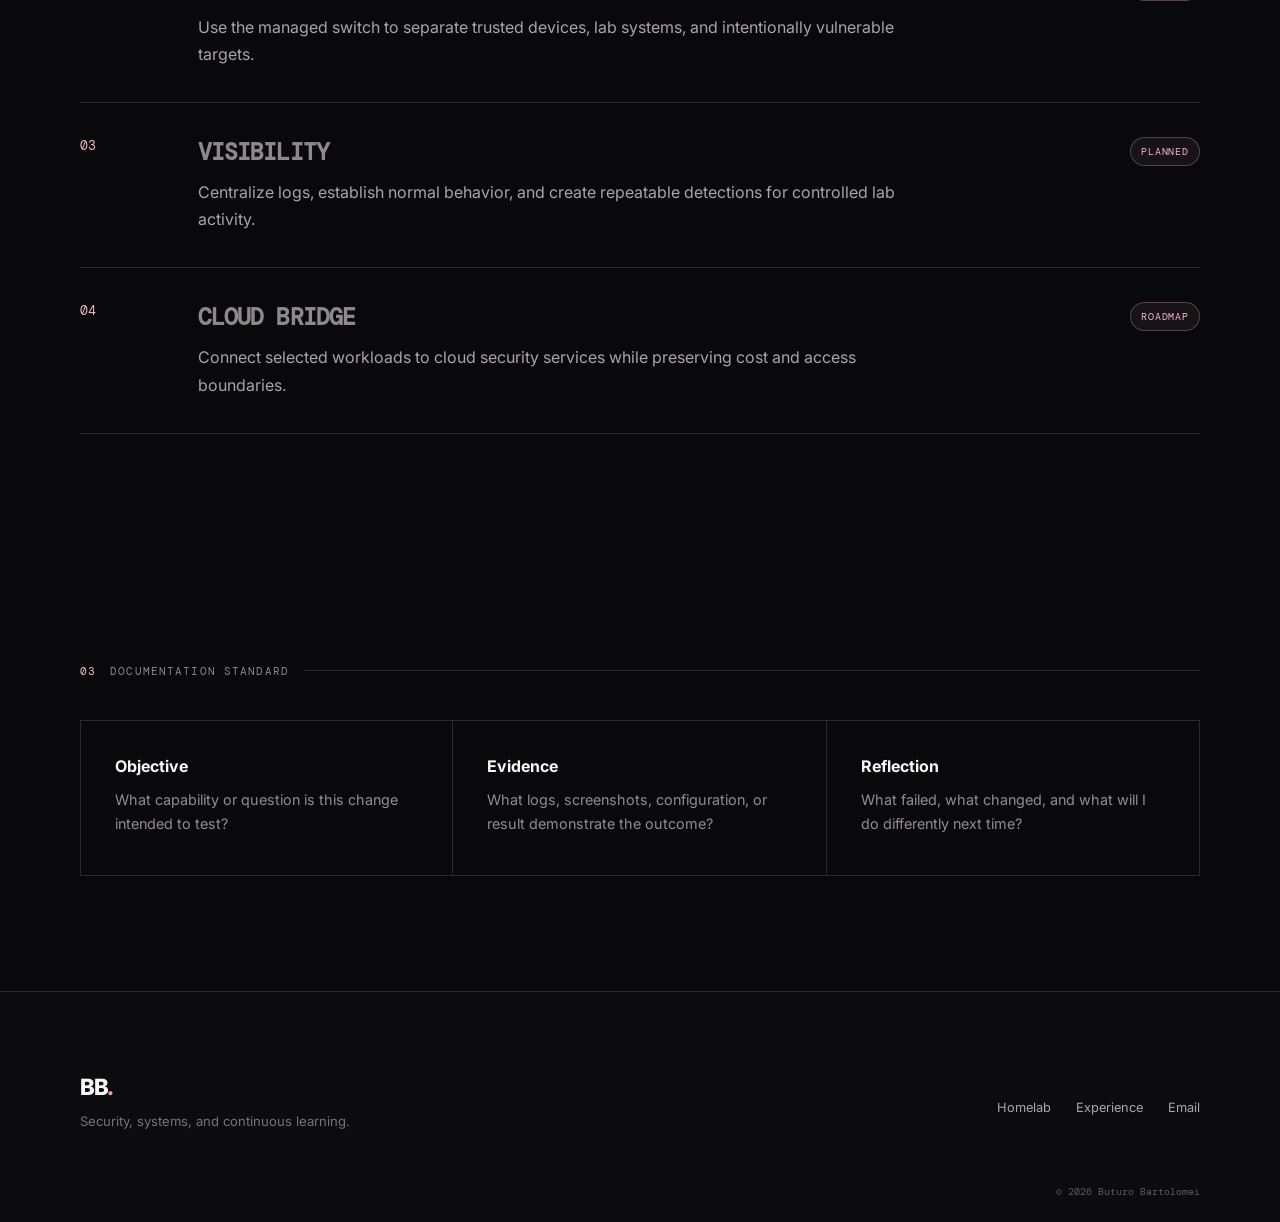
<file: homelab/index.html>
<!doctype html>
<html lang="en">
<head><meta charset="utf-8"><meta name="viewport" content="width=device-width,initial-scale=1"><meta name="description" content="Buturo Bartolomei's cybersecurity homelab build log."><meta name="theme-color" content="#09090b"><title>Homelab | Buturo Bartolomei</title><link rel="icon" href="../assets/favicon.svg" type="image/svg+xml"><link rel="stylesheet" href="../assets/css/styles.css"><script defer src="../assets/js/main.js"></script></head>
<body>
  <header class="site-header"><div class="shell nav-wrap"><a class="brand" href="../" aria-label="Buturo Bartolomei home">BB<span>.</span></a><nav aria-label="Main navigation"><a href="./">Homelab</a><a href="../experience/">Experience</a><a href="../notes/">Notes</a><a class="nav-contact" href="mailto:buturo@umich.edu">Contact</a></nav></div></header>
  <main>
    <section class="page-hero shell"><p class="eyebrow">Homelab / Build log</p><h1>A small lab built for serious repetition.</h1><p>This is a living record of the architecture, decisions, tests, failures, and lessons behind my security environment. Entries distinguish completed work from future plans.</p></section>
    <section class="section shell"><div class="section-label"><span>01</span><p>Architecture</p><i></i></div>
      <div class="architecture" aria-label="Homelab architecture diagram"><div><small>Boundary</small><strong>Home internet</strong></div><span>→</span><div class="accent"><small>Control</small><strong>Managed switch</strong></div><span>→</span><div><small>Compute</small><strong>Mini PC host</strong></div><span>→</span><div><small>Workloads</small><strong>Isolated lab VMs</strong></div></div>
      <div class="callout"><strong>Design constraint</strong><p>Experiments should remain isolated from household devices. Every change should be reversible, documented, and tied to a learning objective.</p></div>
    </section>
    <section class="section shell"><div class="section-label"><span>02</span><p>Build phases</p><i></i></div><div class="timeline">
      <article><div class="timeline-num">01</div><div><div class="card-topline"><h2>Foundation</h2><span class="pill">Building</span></div><p>Inventory hardware, update firmware, establish a management plan, and document a clean baseline.</p></div></article>
      <article><div class="timeline-num">02</div><div><div class="card-topline"><h2>Segmentation</h2><span class="pill">Planned</span></div><p>Use the managed switch to separate trusted devices, lab systems, and intentionally vulnerable targets.</p></div></article>
      <article><div class="timeline-num">03</div><div><div class="card-topline"><h2>Visibility</h2><span class="pill">Planned</span></div><p>Centralize logs, establish normal behavior, and create repeatable detections for controlled lab activity.</p></div></article>
      <article><div class="timeline-num">04</div><div><div class="card-topline"><h2>Cloud bridge</h2><span class="pill">Roadmap</span></div><p>Connect selected workloads to cloud security services while preserving cost and access boundaries.</p></div></article>
    </div></section>
    <section class="section shell"><div class="section-label"><span>03</span><p>Documentation standard</p><i></i></div><div class="principles compact"><article><h3>Objective</h3><p>What capability or question is this change intended to test?</p></article><article><h3>Evidence</h3><p>What logs, screenshots, configuration, or result demonstrate the outcome?</p></article><article><h3>Reflection</h3><p>What failed, what changed, and what will I do differently next time?</p></article></div></section>
  </main>
  <footer class="site-footer"><div class="shell footer-inner"><div><a class="brand" href="../">BB<span>.</span></a><p>Security, systems, and continuous learning.</p></div><div class="footer-links"><a href="./">Homelab</a><a href="../experience/">Experience</a><a href="mailto:buturo@umich.edu">Email</a></div><p class="copyright">© <span data-current-year>2026</span> Buturo Bartolomei</p></div></footer>
</body></html>
</file>
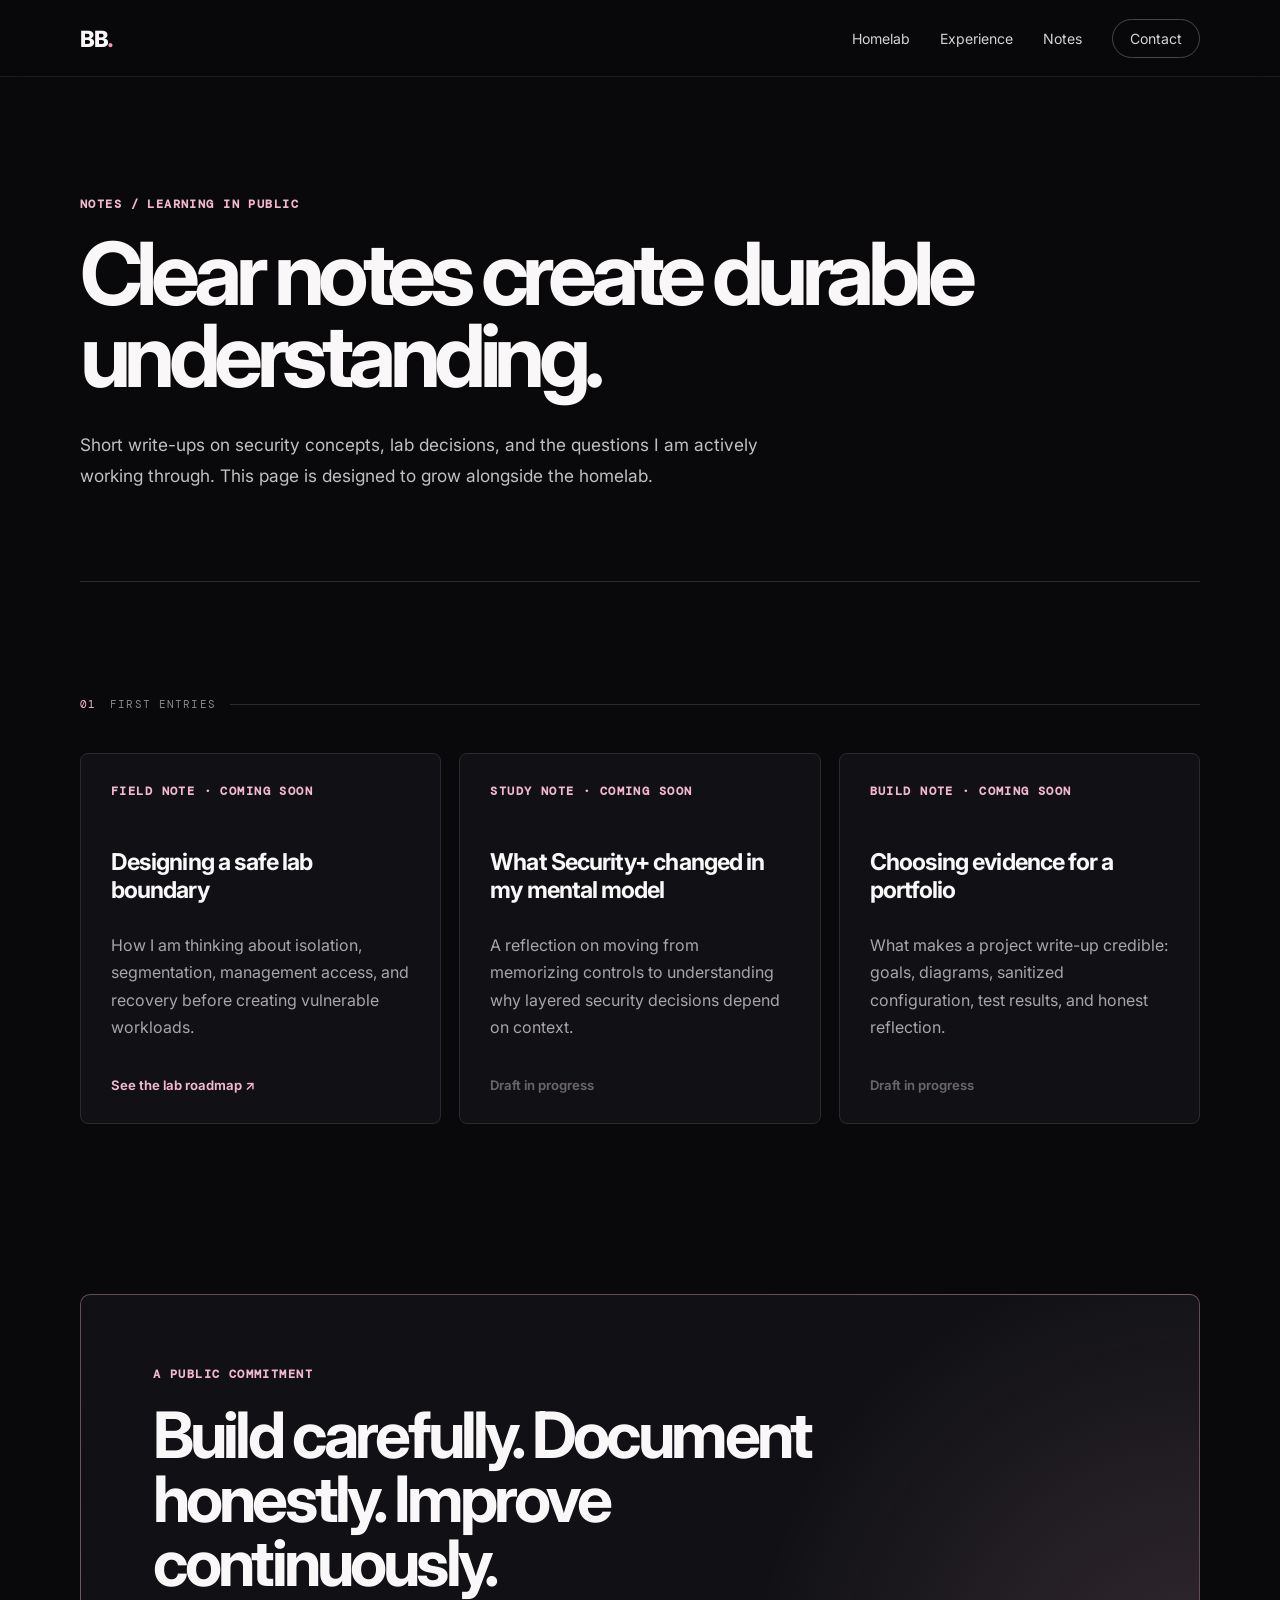
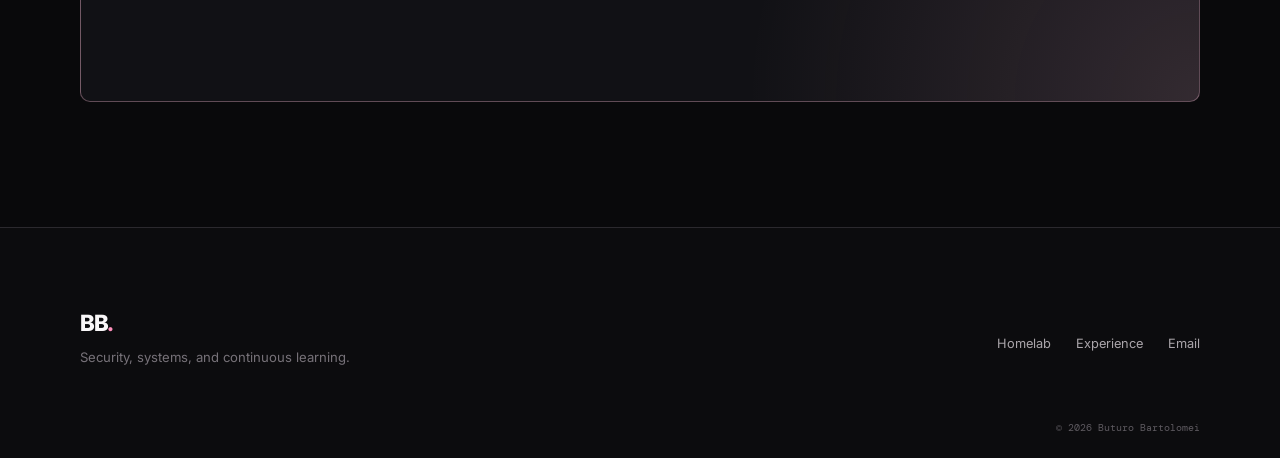
<file: notes/index.html>
<!doctype html>
<html lang="en">
<head><meta charset="utf-8"><meta name="viewport" content="width=device-width,initial-scale=1"><meta name="description" content="Security notes and learning journal from Buturo Bartolomei."><meta name="theme-color" content="#09090b"><title>Notes | Buturo Bartolomei</title><link rel="icon" href="../assets/favicon.svg" type="image/svg+xml"><link rel="stylesheet" href="../assets/css/styles.css"><script defer src="../assets/js/main.js"></script></head>
<body>
  <header class="site-header"><div class="shell nav-wrap"><a class="brand" href="../" aria-label="Buturo Bartolomei home">BB<span>.</span></a><nav aria-label="Main navigation"><a href="../homelab/">Homelab</a><a href="../experience/">Experience</a><a href="./">Notes</a><a class="nav-contact" href="mailto:buturo@umich.edu">Contact</a></nav></div></header>
  <main>
    <section class="page-hero shell"><p class="eyebrow">Notes / Learning in public</p><h1>Clear notes create durable understanding.</h1><p>Short write-ups on security concepts, lab decisions, and the questions I am actively working through. This page is designed to grow alongside the homelab.</p></section>
    <section class="section shell"><div class="section-label"><span>01</span><p>First entries</p><i></i></div><div class="notes-grid">
      <article><p class="eyebrow">Field note · Coming soon</p><h2>Designing a safe lab boundary</h2><p>How I am thinking about isolation, segmentation, management access, and recovery before creating vulnerable workloads.</p><a class="text-link" href="../homelab/">See the lab roadmap ↗</a></article>
      <article><p class="eyebrow">Study note · Coming soon</p><h2>What Security+ changed in my mental model</h2><p>A reflection on moving from memorizing controls to understanding why layered security decisions depend on context.</p><span class="text-link muted">Draft in progress</span></article>
      <article><p class="eyebrow">Build note · Coming soon</p><h2>Choosing evidence for a portfolio</h2><p>What makes a project write-up credible: goals, diagrams, sanitized configuration, test results, and honest reflection.</p><span class="text-link muted">Draft in progress</span></article>
    </div></section>
    <section class="cta shell"><p class="eyebrow">A public commitment</p><h2>Build carefully. Document honestly. Improve continuously.</h2></section>
  </main>
  <footer class="site-footer"><div class="shell footer-inner"><div><a class="brand" href="../">BB<span>.</span></a><p>Security, systems, and continuous learning.</p></div><div class="footer-links"><a href="../homelab/">Homelab</a><a href="../experience/">Experience</a><a href="mailto:buturo@umich.edu">Email</a></div><p class="copyright">© <span data-current-year>2026</span> Buturo Bartolomei</p></div></footer>
</body></html>
</file>
<file: assets/portfolio.css>
/* Palette: change colors here. --accent is for text and links (meets 4.5:1 on --bg);
   --pink is decorative only (rules, dots, tints). */
:root {
  color-scheme: light;
  --bg: #fbfaf9;
  --surface: #ffffff;
  --text: #1c1b1f;
  --muted: #5b5a61;
  --accent: #a63d68;
  --pink: #e8a9c2;
  --soft: #f7e9ef;
  --line: #e6e2e4;
  --button: #1c1b1f;
}
:root[data-theme="dark"] {
  color-scheme: dark;
  --bg: #141316;
  --surface: #1b1a1e;
  --text: #f0eef0;
  --muted: #b8b4ba;
  --accent: #f0a3c0;
  --pink: #b8607f;
  --soft: #2a2127;
  --line: #302e33;
  --button: #f0eef0;
}

*, *::before, *::after { box-sizing: border-box; }
html { scroll-behavior: smooth; scroll-padding-top: 30px; }
body {
  margin: 0;
  background: var(--bg);
  color: var(--text);
  font-family: -apple-system, BlinkMacSystemFont, "Segoe UI", Helvetica, Arial, sans-serif;
  font-size: 15px;
  line-height: 1.7;
  -webkit-font-smoothing: antialiased;
}
::selection { background: var(--pink); color: #1c1b1f; }
a { color: inherit; text-decoration-color: var(--pink); text-underline-offset: 4px; text-decoration-thickness: 1px; }
a:hover { color: var(--accent); }
a:focus-visible, button:focus-visible { outline: 2px solid var(--accent); outline-offset: 4px; }
button { font: inherit; }
p { margin: 0 0 16px; }
h1, h2, h3, h4 { margin: 0; }
h1, h3 { font-family: Georgia, "Times New Roman", serif; font-weight: 400; }
h1 { font-size: 36px; line-height: 1.12; letter-spacing: -1px; }
h1 a { text-decoration: none; }
h3 { font-size: 23px; line-height: 1.35; letter-spacing: -0.3px; }
h4 { margin-bottom: 8px; font-size: 12px; font-weight: 600; color: var(--muted); letter-spacing: 0.02em; }
ul, ol { margin: 0; }

/* Layout */
.layout { display: grid; grid-template-columns: 280px minmax(0, 1fr); max-width: 1160px; margin: 0 auto; }
.sidebar {
  position: sticky; top: 0; height: 100vh; overflow: auto;
  display: flex; flex-direction: column; justify-content: space-between; gap: 30px;
  padding: 56px 35px 35px 20px; border-right: 1px solid var(--line);
}
main { min-width: 0; max-width: 780px; padding: 58px 0 24px 68px; }
section { margin-bottom: 52px; padding-bottom: 52px; border-bottom: 1px solid var(--line); scroll-margin-top: 30px; }

/* Sidebar */
.monogram {
  display: flex; align-items: center; justify-content: center;
  width: 64px; height: 64px; margin-bottom: 26px;
  border: 1px solid var(--pink); border-radius: 50%;
  color: var(--accent); font: 29px Georgia, serif; text-decoration: none;
}
.role { margin-top: 17px; font-size: 13px; line-height: 1.65; color: var(--muted); }
.location { margin-top: 18px; font-size: 12px; color: var(--muted); }
.location::before {
  content: ""; display: inline-block; width: 6px; height: 6px; margin-right: 9px;
  border-radius: 50%; background: var(--pink); vertical-align: 1px;
}
nav { display: grid; gap: 2px; margin-top: 32px; }
nav a {
  padding: 7px 12px; border-left: 2px solid transparent;
  font-size: 13px; text-decoration: none; color: var(--muted);
}
nav a:hover { color: var(--text); }
nav a[aria-current] { border-left-color: var(--pink); background: var(--soft); color: var(--text); }
.social-links { display: flex; gap: 22px; font-size: 13px; }
.social-links a { text-decoration: none; }
.social-links a:hover { text-decoration: underline; }
#theme-toggle {
  margin-top: 20px; padding: 0; border: 0; background: none; cursor: pointer;
  color: var(--muted); font-size: 12px; text-decoration: underline; text-underline-offset: 4px;
}

/* Section labels */
section > h2 {
  display: flex; align-items: center; gap: 12px; margin-bottom: 26px;
  font-size: 13px; font-weight: 600; letter-spacing: 0.02em; color: var(--accent);
}
section > h2::before { content: ""; width: 20px; height: 2px; background: var(--pink); }

/* About */
.about-copy { font: 20px/1.7 Georgia, "Times New Roman", serif; color: var(--muted); }
.about-copy p { margin-bottom: 22px; }
.about-copy a { color: var(--text); }
.about-links { display: flex; align-items: center; gap: 26px; margin-top: 30px; }
.button {
  display: inline-block; padding: 11px 20px; border-radius: 2px;
  background: var(--button); color: var(--bg); text-decoration: none;
  font-size: 13px; font-weight: 600; line-height: 1.5;
}
.button:hover { background: var(--accent); color: #fff; }
:root[data-theme="dark"] .button:hover { color: #141316; }
.quiet-link { font-size: 13px; }

/* Entries */
.entry + .entry { margin-top: 34px; padding-top: 32px; border-top: 1px solid var(--line); }
.entry-heading { display: flex; align-items: baseline; justify-content: space-between; gap: 20px; margin-bottom: 6px; }
.date { margin: 0; white-space: nowrap; font-size: 12px; color: var(--muted); }
.organization { margin-bottom: 13px; font-size: 13px; color: var(--accent); }
.organization a { text-decoration: none; }
.entry > p:not(.organization):not(.project-kicker) { font-size: 14.5px; color: var(--muted); }
.tags { display: flex; flex-wrap: wrap; gap: 6px; margin: 18px 0 0; padding: 0; list-style: none; }
.tags li { padding: 3px 9px; border-radius: 2px; background: var(--soft); font-size: 12px; }
.project-kicker { margin-bottom: 12px; font-size: 12px; color: var(--muted); }
.project h3 { margin-bottom: 17px; font-size: 27px; }
.project-points { margin-bottom: 20px; padding-left: 18px; font-size: 14.5px; color: var(--muted); }
.project-points li { margin-bottom: 5px; padding-left: 3px; }
.project-note { padding-left: 16px; border-left: 2px solid var(--pink); }
.entry p.project-note { font-size: 13px; line-height: 1.7; }
.project-link { display: inline-block; margin-top: 22px; font-size: 13px; }

/* AI for downtown businesses */
.lead { max-width: 62ch; font: 20px/1.65 Georgia, "Times New Roman", serif; color: var(--muted); }
.offers { display: grid; grid-template-columns: 1fr 1fr; gap: 20px; margin: 34px 0 40px; }
.offer { padding: 24px 24px 8px; border: 1px solid var(--line); border-top: 2px solid var(--pink); background: var(--surface); }
.offer h3 { margin-bottom: 10px; font-size: 21px; }
.offer p { font-size: 14px; color: var(--muted); }
.offer ul { margin: 0 0 18px; padding-left: 18px; font-size: 14px; color: var(--muted); }
.offer li { margin-bottom: 6px; padding-left: 2px; }
.offer .guardrail { padding-left: 14px; border-left: 2px solid var(--pink); color: var(--text); font-size: 13.5px; }
.offer .basis { font-size: 12.5px; }
.steps-title { margin-bottom: 14px; font-size: 20px; }
.steps { max-width: 62ch; padding-left: 22px; font-size: 14.5px; color: var(--muted); }
.steps li { margin-bottom: 8px; padding-left: 6px; }
.steps li::marker { color: var(--accent); font-weight: 600; }
.fine-print { max-width: 62ch; margin-top: 24px; font-size: 12.5px; color: var(--muted); }
.cta-row { display: flex; flex-wrap: wrap; align-items: center; gap: 18px 24px; margin-top: 28px; }
.cta-row .disclaimer { margin: 0; font-size: 12px; color: var(--muted); }

/* Education */
.coursework { margin: 26px 0; }
.coursework dl { margin: 0; }
.coursework dl > div { display: grid; grid-template-columns: 95px 1fr; gap: 16px; padding: 7px 0; font-size: 14px; }
.coursework dt { font: 13px/1.75 ui-monospace, SFMono-Regular, Consolas, monospace; }
.coursework dd { margin: 0; color: var(--muted); }
.skills-grid { display: grid; grid-template-columns: 1fr 1fr; gap: 30px; margin: 26px 0; }
.skills-grid p { margin: 0; font-size: 14px; color: var(--muted); }
.certification { display: flex; justify-content: space-between; gap: 15px; padding-top: 15px; border-top: 1px solid var(--line); font-size: 14px; }
.certification strong { font-weight: 600; }
.certification span { font-size: 12px; color: var(--muted); }

/* Footer and song of the week */
footer { font-size: 14px; color: var(--muted); }
footer > p { margin-bottom: 4px; }
footer > a { color: var(--text); }
.song {
  display: grid; grid-template-columns: 64px 1fr; gap: 22px; align-items: center;
  margin-top: 56px; padding: 26px 0 0; border-top: 1px solid var(--line);
}
.record {
  width: 64px; height: 64px; border-radius: 50%; border: 1px solid var(--pink);
  background: radial-gradient(circle, var(--bg) 0 7%, var(--pink) 8% 11%, var(--soft) 12% 100%);
}
.song h4 { margin-bottom: 4px; color: var(--accent); }
.song-title { margin: 0; font: 24px/1.25 Georgia, "Times New Roman", serif; color: var(--text); letter-spacing: -0.3px; }
.song-artist { margin: 2px 0 10px; font-size: 14px; color: var(--muted); }
.song-links { display: flex; flex-wrap: wrap; gap: 4px 20px; margin: 0; font-size: 13px; }
.song-note { grid-column: 2; margin: 0; font-size: 12px; color: var(--muted); }
.footer-meta { display: flex; justify-content: space-between; gap: 20px; margin-top: 40px; font-size: 12px; }
.footer-meta a { text-decoration: none; }

.skip-link { position: fixed; top: -100px; left: 16px; z-index: 10; padding: 10px 16px; background: var(--text); color: var(--bg); }
.skip-link:focus { top: 15px; }
main:focus { outline: none; }

@media (min-width: 1400px) {
  .layout { max-width: 1180px; grid-template-columns: 285px minmax(0, 1fr); }
  main { padding-left: 75px; }
}
@media (max-width: 1220px) {
  .layout { margin: 0 40px; }
  .sidebar { padding-left: 0; }
}
@media (max-width: 900px) {
  .layout { display: block; max-width: 700px; margin: 0 auto; padding: 0 28px; }
  .sidebar { position: static; height: auto; overflow: visible; gap: 20px; padding: 35px 0 23px; border-right: 0; border-bottom: 1px solid var(--line); }
  .sidebar > div:first-child { position: relative; }
  .monogram { position: absolute; top: 0; right: 0; width: 53px; height: 53px; font-size: 25px; }
  h1 { font-size: 34px; }
  h1 br { display: none; }
  h1 a { display: block; max-width: calc(100% - 75px); }
  .role { margin: 15px 0 10px; }
  .role br { display: none; }
  .location { margin-top: 6px; }
  nav { display: flex; flex-wrap: wrap; gap: 4px 8px; margin-top: 22px; }
  nav a { padding: 6px 9px; border-left: 0; border-bottom: 2px solid transparent; font-size: 12.5px; }
  nav a[aria-current] { border-bottom-color: var(--pink); }
  .sidebar-bottom { display: flex; align-items: center; justify-content: space-between; }
  #theme-toggle { margin: 0; }
  main { max-width: none; padding: 34px 0 20px; }
  section { margin-bottom: 34px; padding-bottom: 35px; }
  .about-copy, .lead { font-size: 19px; }
  .entry-heading { gap: 10px; }
  h3 { font-size: 22px; }
  .offers { grid-template-columns: 1fr; }
}
@media (max-width: 500px) {
  .layout { padding: 0 22px; }
  h1 { font-size: 31px; }
  h1 br, .role br { display: block; }
  nav { column-gap: 3px; }
  nav a { padding: 6px 7px; }
  .entry-heading { display: block; }
  .date { margin: 6px 0 8px; }
  .skills-grid { grid-template-columns: 1fr; gap: 20px; }
  .about-links { gap: 20px; }
  .about-copy, .lead { font-size: 18px; }
  .project h3 { font-size: 25px; }
  .certification { display: block; }
  .certification span { display: block; margin-top: 4px; }
  .song { grid-template-columns: 48px 1fr; gap: 16px; }
  .record { width: 48px; height: 48px; }
  .song-note { grid-column: 1 / -1; }
  .footer-meta { gap: 12px; font-size: 11px; }
}
@media (prefers-reduced-motion: reduce) {
  html { scroll-behavior: auto; }
}
@media print {
  .sidebar { position: static; height: auto; padding: 0 0 20px; border: 0; }
  .monogram, nav, .sidebar-bottom, .about-links, .cta-row, .song, .footer-meta, .skip-link { display: none; }
  .layout { display: block; max-width: none; margin: 0; }
  h1 br { display: none; }
  main { max-width: none; padding: 0; }
  body { background: #fff; color: #000; font-size: 11px; }
  .about-copy, .lead { font-size: 14px; }
  section { margin-bottom: 20px; padding-bottom: 15px; }
  .entry, .offer { break-inside: avoid; }
  .offers { grid-template-columns: 1fr 1fr; }
  a { text-decoration: none; }
  .tags li { border: 1px solid #ddd; }
}

/* Tool descriptions */
.status { max-width: 62ch; margin: 18px 0 0; padding: 10px 14px; border-left: 2px solid var(--pink); background: var(--soft); font-size: 13.5px; color: var(--text); }
.group-title { margin: 40px 0 16px; font-size: 20px; }
.tools { display: grid; gap: 20px; }
.tool { padding: 24px 24px 12px; border: 1px solid var(--line); border-top: 2px solid var(--pink); background: var(--surface); }
.tool-head { display: flex; align-items: baseline; justify-content: space-between; gap: 14px; margin-bottom: 8px; }
.tool-head h4 { margin: 0; font-size: 20px; }
.badge { flex: none; padding: 2px 9px; border-radius: 2px; background: var(--soft); color: var(--accent); font-size: 12px; }
.tool-offer { margin: 0 0 16px; font-size: 15px; color: var(--text); }
.tool-facts { margin: 0; }
.tool-facts > div { display: grid; grid-template-columns: 150px 1fr; gap: 6px 20px; padding: 12px 0; border-top: 1px solid var(--line); }
.tool-facts dt { font-size: 12.5px; font-weight: 600; color: var(--accent); }
.tool-facts dd { margin: 0; font-size: 14px; line-height: 1.7; color: var(--muted); }
@media (max-width: 700px) {
  .tool-facts > div { grid-template-columns: 1fr; }
  .tool-head { display: block; }
  .badge { display: inline-block; margin-top: 6px; }
}
@media print { .tool { break-inside: avoid; } }
</file>
<file: assets/css/styles.css>
@import url('https://fonts.googleapis.com/css2?family=DM+Mono:wght@400;500&family=Inter:wght@400;500;600;700;800&display=swap');

:root { --ink:#09090b; --panel:#121216; --muted:#a9a4aa; --line:#2b292e; --pink:#f3b8cf; --pink-strong:#ff91bc; --white:#f9f7f8; --font-geist-sans:'Inter',Arial,sans-serif; --font-geist-mono:'DM Mono',monospace; }
* { box-sizing:border-box; }
html { scroll-behavior:smooth; }
body { margin:0; background:var(--ink); color:var(--white); font-family:var(--font-geist-sans),Arial,sans-serif; }
a { color:inherit; text-decoration:none; }
button,a { -webkit-tap-highlight-color:transparent; }
::selection { background:var(--pink); color:var(--ink); }
.shell { width:min(1120px,calc(100% - 48px)); margin-inline:auto; }
.mono { font-family:var(--font-geist-mono),monospace; }
.pink { color:var(--pink); }
.site-header { position:sticky; top:0; z-index:30; background:color-mix(in srgb,var(--ink) 88%,transparent); border-bottom:1px solid rgba(255,255,255,.08); backdrop-filter:blur(16px); }
.nav-wrap { min-height:76px; display:flex; align-items:center; justify-content:space-between; gap:24px; }
.brand { font-size:1.4rem; font-weight:800; letter-spacing:-.06em; }
.brand span { color:var(--pink-strong); }
nav { display:flex; align-items:center; gap:30px; font-size:.88rem; color:#d6d2d5; }
nav a { transition:color .2s ease; }
nav a:hover,nav a:focus-visible { color:var(--pink); }
.nav-contact { padding:10px 17px; border:1px solid #4a454c; border-radius:999px; }
.hero { min-height:690px; display:grid; grid-template-columns:1.45fr .75fr; gap:clamp(50px,9vw,120px); align-items:center; padding-block:90px; }
.eyebrow { margin:0 0 22px; color:var(--pink); font:600 .74rem/1.2 var(--font-geist-mono),monospace; letter-spacing:.12em; text-transform:uppercase; }
.status-dot { display:inline-block; width:7px; height:7px; margin-right:8px; border-radius:50%; background:var(--pink-strong); box-shadow:0 0 0 5px rgba(255,145,188,.12); }
.hero h1,.page-hero h1 { margin:0; max-width:850px; font-size:clamp(3.6rem,7.3vw,6.8rem); line-height:.94; letter-spacing:-.075em; }
.hero h1 em { color:var(--pink); font-style:normal; }
.hero-intro,.page-hero>p:last-child { max-width:690px; margin:32px 0 0; color:#c3bec2; font-size:1.08rem; line-height:1.8; }
.button-row { display:flex; flex-wrap:wrap; gap:12px; margin-top:38px; }
.button { display:inline-flex; justify-content:center; align-items:center; gap:34px; min-height:52px; padding:0 21px; border-radius:4px; font-size:.88rem; font-weight:650; transition:transform .2s ease,background .2s ease; }
.button:hover { transform:translateY(-2px); }
.button.primary { background:var(--pink); color:#111; }
.button.primary:hover { background:#ffc6dc; }
.button.secondary { border:1px solid #413e43; color:#e9e5e7; }
.hero-card { position:relative; overflow:hidden; padding:32px; border:1px solid #302e33; border-radius:10px; background:linear-gradient(145deg,#17151a,#0e0e11); box-shadow:0 40px 90px rgba(0,0,0,.35); font:.85rem/1.7 var(--font-geist-mono),monospace; }
.hero-card::after { content:""; position:absolute; width:150px; height:150px; right:-60px; bottom:-60px; border-radius:50%; background:var(--pink); filter:blur(80px); opacity:.18; }
.hero-card p { margin:12px 0 2px; }
.hero-card ul { margin:5px 0 14px; padding-left:20px; color:#c5c0c4; }
.terminal-bar { display:flex; gap:6px; padding-bottom:20px; margin-bottom:22px; border-bottom:1px solid #2f2c31; }
.terminal-bar span { width:8px; height:8px; border-radius:50%; background:#5d595f; }
.terminal-bar span:first-child { background:var(--pink); }
.typing { color:#fff; }
.proof-strip { border-block:1px solid #242226; background:#0d0d10; }
.proof-grid { display:grid; grid-template-columns:repeat(3,1fr); }
.proof-item { display:grid; gap:6px; padding:28px 34px; border-right:1px solid #242226; }
.proof-item:first-child { border-left:1px solid #242226; }
.proof-item strong { font-size:1.35rem; letter-spacing:-.04em; }
.proof-item span { color:#8f8a90; font:.68rem/1.4 var(--font-geist-mono),monospace; text-transform:uppercase; letter-spacing:.08em; }
.section { padding-block:115px; }
.section-label { display:flex; align-items:center; gap:14px; margin-bottom:42px; color:#8b868c; font:.7rem var(--font-geist-mono),monospace; letter-spacing:.1em; text-transform:uppercase; }
.section-label span { color:var(--pink); }
.section-label p { margin:0; }
.section-label i { height:1px; flex:1; background:#2b292e; }
.feature-grid { display:grid; grid-template-columns:1.55fr .85fr; gap:18px; }
.feature-card { min-height:430px; padding:30px; border:1px solid var(--line); border-radius:9px; background:#111115; }
.feature-card.large { background:linear-gradient(150deg,#151319 0%,#0f0f12 75%); }
.card-topline { display:flex; align-items:center; justify-content:space-between; gap:18px; color:#8d888e; font:.68rem var(--font-geist-mono),monospace; letter-spacing:.08em; text-transform:uppercase; }
.pill { padding:7px 10px; color:var(--pink); border:1px solid rgba(243,184,207,.28); border-radius:99px; background:rgba(243,184,207,.06); font:.64rem var(--font-geist-mono),monospace; }
.lab-visual { display:flex; align-items:center; justify-content:center; gap:13px; min-height:180px; margin:28px 0; color:#5d585f; }
.node { padding:14px 15px; border:1px solid #38353b; border-radius:5px; color:#aaa4a9; font:.67rem var(--font-geist-mono),monospace; }
.node.active { border-color:var(--pink); color:var(--pink); box-shadow:0 0 25px rgba(243,184,207,.08); }
.feature-card h2,.credential h2,.notes-grid h2,.timeline h2,.experience-list h2 { margin:0 0 12px; font-size:1.45rem; letter-spacing:-.04em; }
.feature-card>p,.credential p,.notes-grid article>p:not(.eyebrow),.timeline p,.experience-list li { color:#a9a4aa; line-height:1.7; }
.text-link { display:inline-flex; gap:28px; margin-top:20px; color:var(--pink); font-size:.82rem; font-weight:650; }
.text-link.muted { color:#68636a; }
.cert-mark { display:grid; place-items:center; width:82px; height:82px; margin:75px 0 43px; border:1px solid var(--pink); color:var(--pink); font:700 2rem var(--font-geist-mono),monospace; transform:rotate(-3deg); box-shadow:10px 10px 0 rgba(243,184,207,.08); }
.principles { display:grid; grid-template-columns:repeat(3,1fr); border-block:1px solid var(--line); }
.principles article { padding:35px 34px 40px; border-right:1px solid var(--line); }
.principles article:first-child { border-left:1px solid var(--line); }
.principles span { color:var(--pink); font:.7rem var(--font-geist-mono),monospace; }
.principles h3 { margin:55px 0 12px; font-size:1rem; }
.principles p { margin:0; color:#918c92; font-size:.9rem; line-height:1.65; }
.principles.compact h3 { margin-top:0; }
.cta { margin-block:55px 125px; padding:72px; border:1px solid rgba(243,184,207,.35); border-radius:10px; background:radial-gradient(circle at 100% 100%,rgba(243,184,207,.15),transparent 38%),#111115; }
.cta h2 { max-width:700px; margin:0 0 34px; font-size:clamp(2.2rem,5vw,4.4rem); line-height:1; letter-spacing:-.06em; }
.page-hero { padding-block:120px 90px; border-bottom:1px solid var(--line); }
.page-hero h1 { max-width:900px; font-size:clamp(3.2rem,6.8vw,6.2rem); }
.architecture { display:flex; align-items:center; justify-content:space-between; gap:16px; padding:48px 32px; border:1px solid var(--line); border-radius:9px; background:#111115; }
.architecture>div { min-width:150px; padding:22px; border:1px solid #343137; border-radius:6px; }
.architecture>div.accent { border-color:var(--pink); }
.architecture small,.architecture strong { display:block; }
.architecture small { margin-bottom:10px; color:var(--pink); font:.63rem var(--font-geist-mono),monospace; text-transform:uppercase; }
.architecture strong { font-size:.9rem; }
.architecture>span { color:#5e5960; }
.callout { display:grid; grid-template-columns:180px 1fr; gap:30px; margin-top:18px; padding:24px 28px; border-left:2px solid var(--pink); background:#121116; }
.callout strong { color:var(--pink); font:.7rem var(--font-geist-mono),monospace; text-transform:uppercase; }
.callout p { margin:0; color:#aaa5aa; line-height:1.6; }
.timeline { border-top:1px solid var(--line); }
.timeline article { display:grid; grid-template-columns:90px 1fr; gap:28px; padding:34px 0; border-bottom:1px solid var(--line); }
.timeline-num { color:var(--pink); font:.8rem var(--font-geist-mono),monospace; }
.timeline .card-topline { align-items:flex-start; }
.timeline p { max-width:700px; margin:0; }
.credential-grid { display:grid; grid-template-columns:1.35fr 1fr; gap:18px; }
.credential { min-height:330px; padding:34px; border:1px solid var(--line); border-radius:9px; background:#111115; display:flex; flex-direction:column; justify-content:flex-end; }
.credential.featured { flex-direction:row; align-items:end; gap:38px; background:linear-gradient(145deg,#17141a,#101013); }
.credential .cert-mark { flex:0 0 auto; margin:0; }
.credential .eyebrow { margin-bottom:12px; }
.credential p { margin-bottom:0; }
.experience-list { border-top:1px solid var(--line); }
.experience-list article { padding:40px 0; border-bottom:1px solid var(--line); }
.experience-heading { display:flex; justify-content:space-between; gap:30px; }
.experience-heading p { margin:6px 0 0; color:var(--pink); font-size:.82rem; }
.experience-heading time { color:#7f7a80; font:.7rem var(--font-geist-mono),monospace; text-transform:uppercase; }
.experience-list ul { max-width:720px; margin:24px 0 0; padding-left:20px; }
.experience-list li { padding-left:8px; }
.notes-grid { display:grid; grid-template-columns:repeat(3,1fr); gap:18px; }
.notes-grid article { min-height:340px; padding:30px; border:1px solid var(--line); border-radius:8px; background:#111115; display:flex; flex-direction:column; }
.notes-grid .eyebrow { margin-bottom:50px; }
.notes-grid .text-link { margin-top:auto; padding-top:20px; }
.site-footer { border-top:1px solid var(--line); background:#0c0c0e; }
.footer-inner { min-height:230px; display:grid; grid-template-columns:1fr auto; align-items:center; gap:30px; position:relative; }
.footer-inner>div:first-child p { color:#777279; font-size:.82rem; }
.footer-links { display:flex; gap:25px; color:#aaa5aa; font-size:.8rem; }
.copyright { position:absolute; bottom:24px; right:0; margin:0; color:#5e5a60; font:.64rem var(--font-geist-mono),monospace; }
@media (max-width:820px) {
  .shell { width:min(100% - 32px,680px); }
  nav { gap:12px; font-size:.76rem; }
  .nav-contact { padding:8px 11px; }
  .hero { min-height:auto; grid-template-columns:1fr; padding-block:80px; }
  .hero h1 { font-size:clamp(3.1rem,15vw,5rem); }
  .hero-card { max-width:500px; }
  .proof-grid,.feature-grid,.principles,.credential-grid,.notes-grid { grid-template-columns:1fr; }
  .proof-item,.proof-item:first-child { border-left:1px solid #242226; border-bottom:1px solid #242226; }
  .principles article,.principles article:first-child { border-left:1px solid var(--line); border-bottom:1px solid var(--line); }
  .architecture { overflow-x:auto; justify-content:flex-start; }
  .architecture>div { flex:0 0 160px; }
  .credential.featured { flex-direction:column; align-items:flex-start; justify-content:flex-end; }
  .experience-heading { flex-direction:column; gap:10px; }
  .cta { padding:40px 28px; }
}
@media (max-width:520px) {
  .nav-wrap { gap:12px; }
  nav { gap:7px; font-size:.64rem; }
  .nav-contact { padding:7px 8px; }
  .hero { padding-top:64px; }
  .hero h1,.page-hero h1 { letter-spacing:-.06em; }
  .section { padding-block:80px; }
  .lab-visual { align-items:stretch; flex-direction:column; }
  .lab-visual>span { transform:rotate(90deg); text-align:center; }
  .callout { grid-template-columns:1fr; gap:10px; }
  .timeline article { grid-template-columns:45px 1fr; }
  .footer-inner { grid-template-columns:1fr; padding-block:50px; }
  .copyright { position:static; }
}
@media (prefers-reduced-motion:reduce) { html { scroll-behavior:auto; } *,*::before,*::after { transition-duration:.01ms!important; } }
</file>
